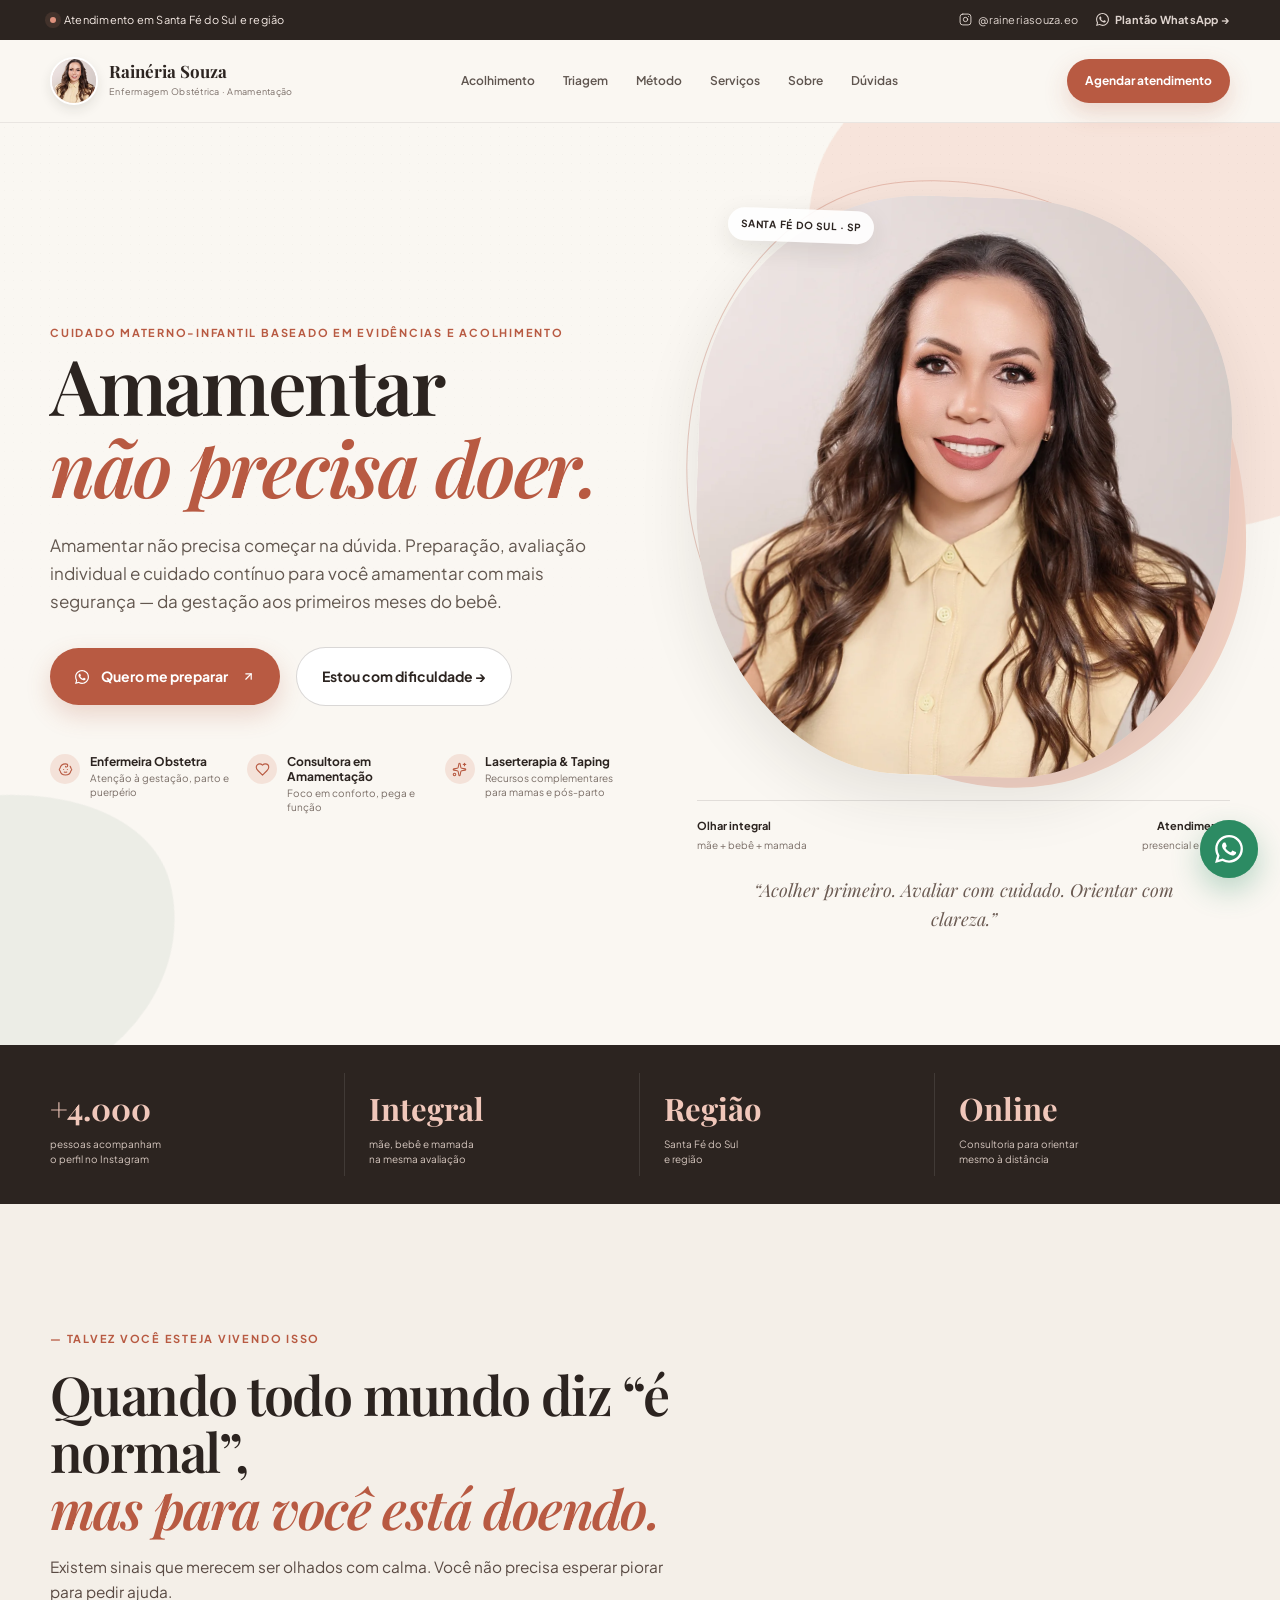
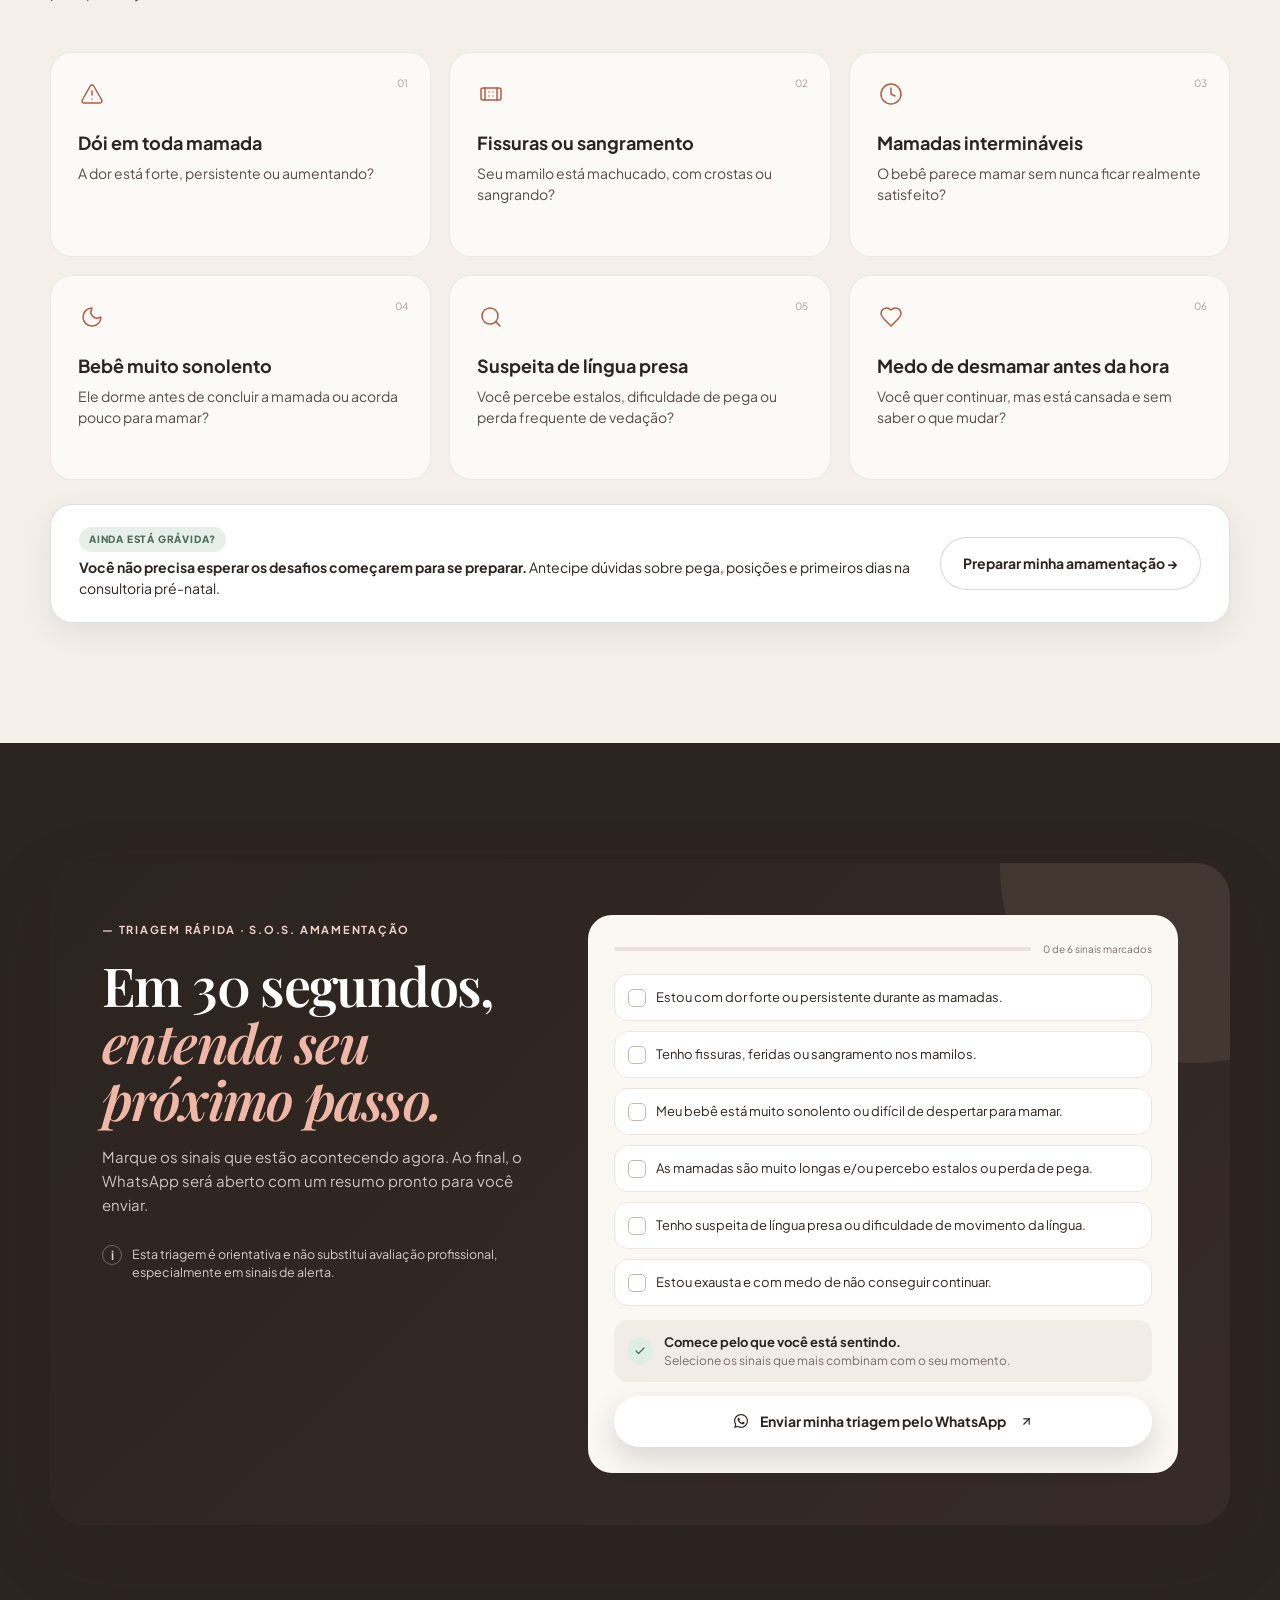
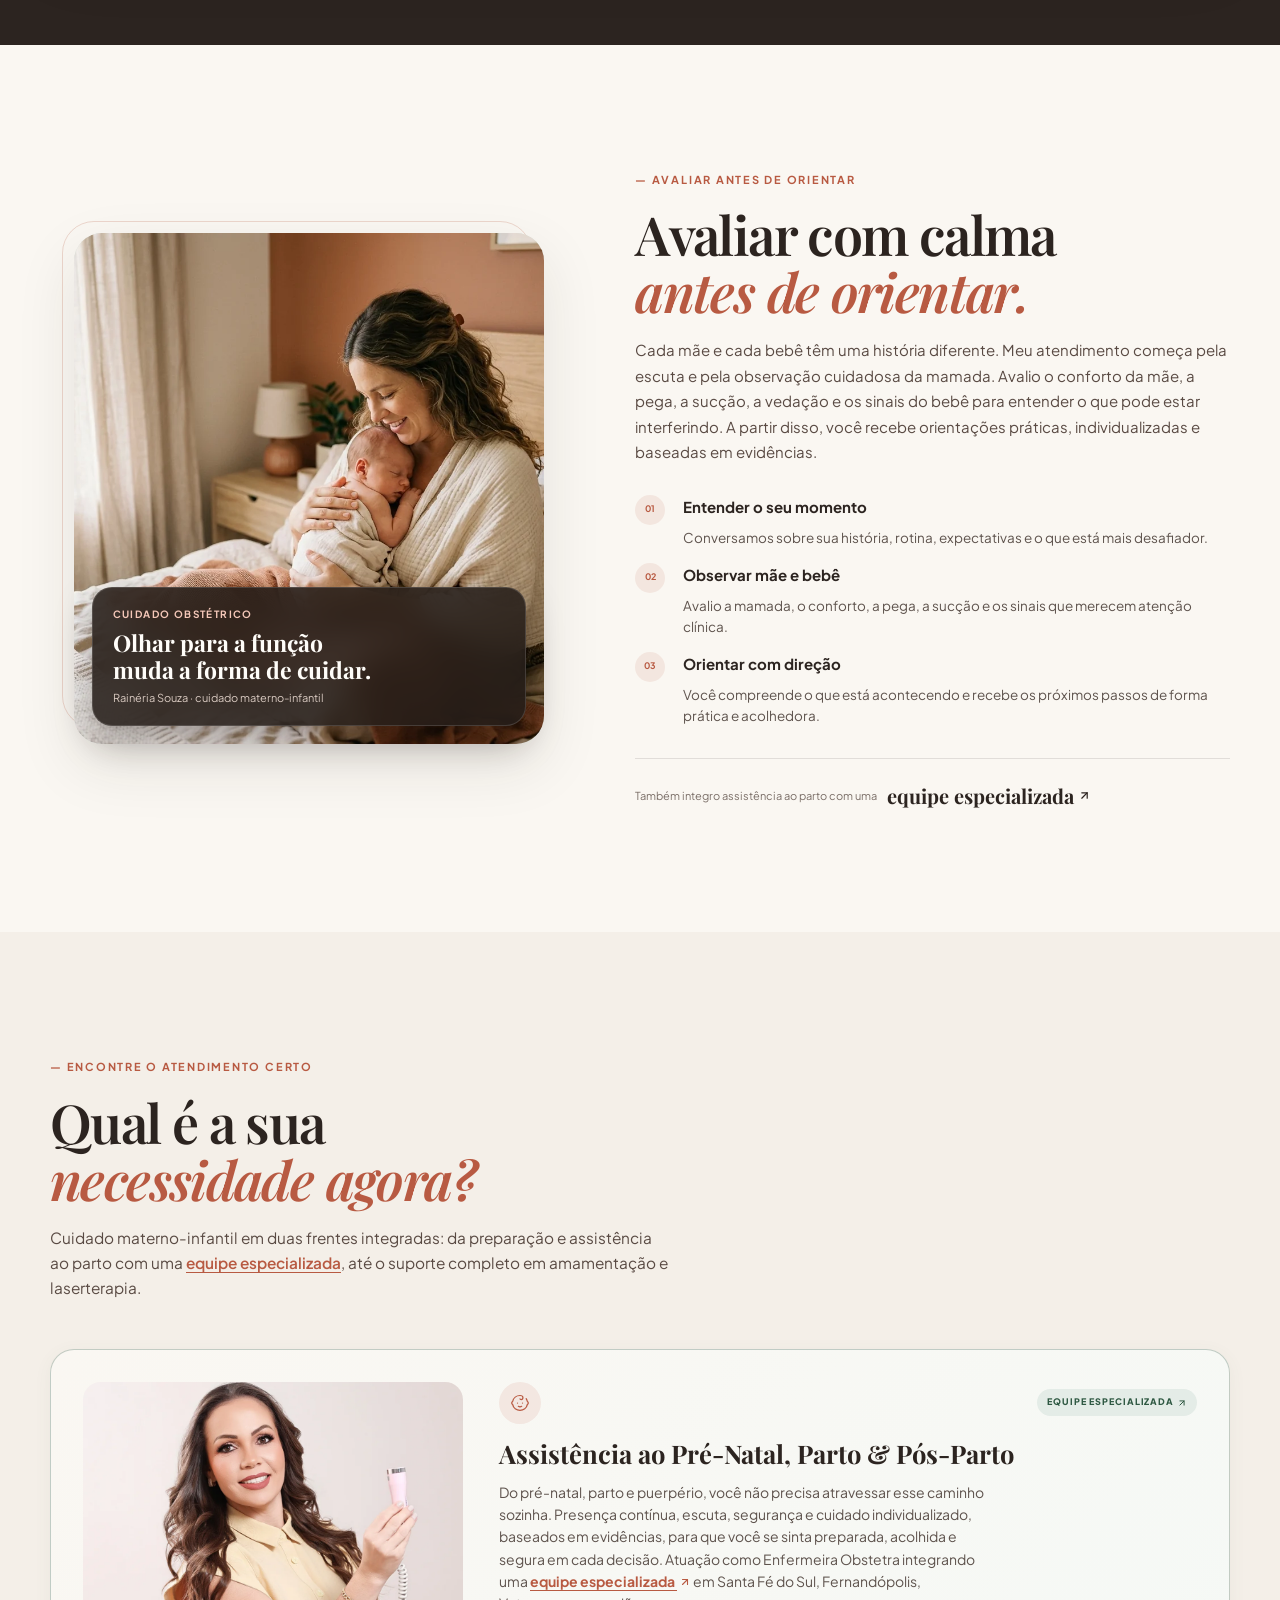
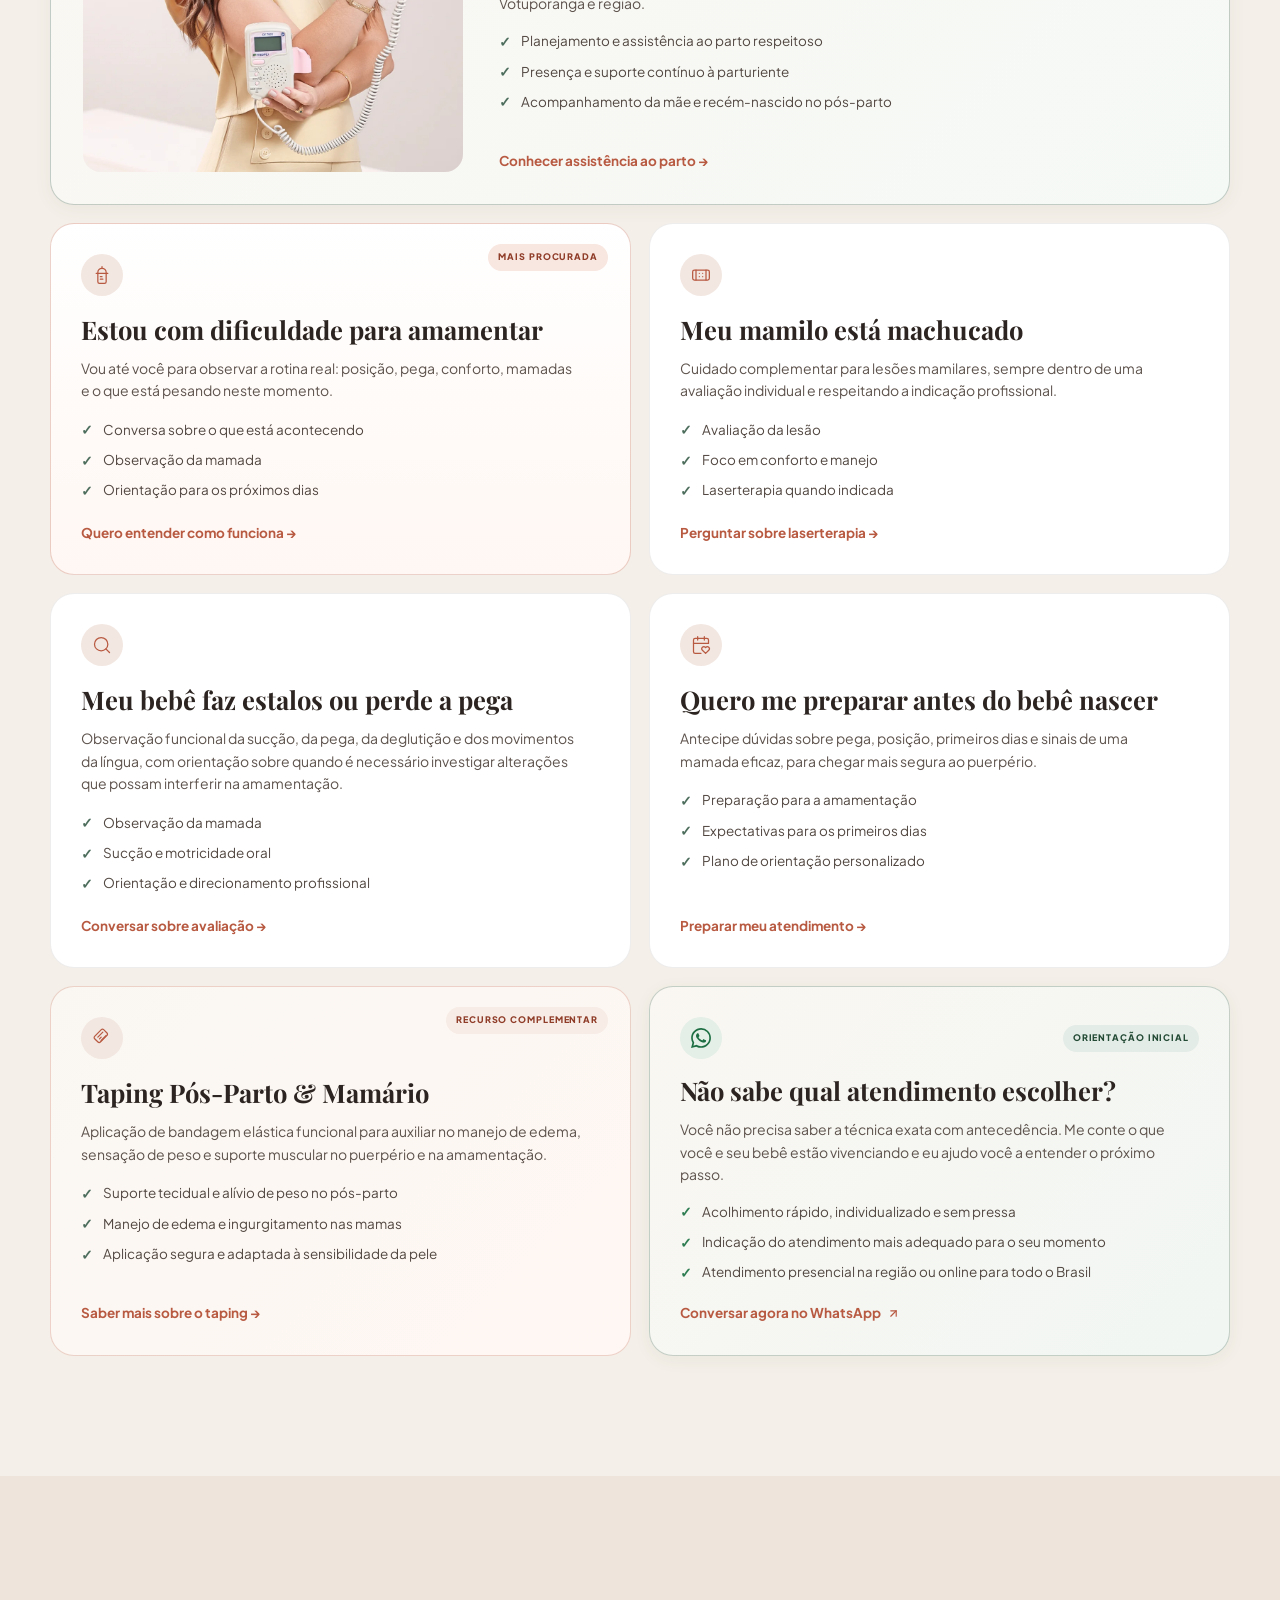
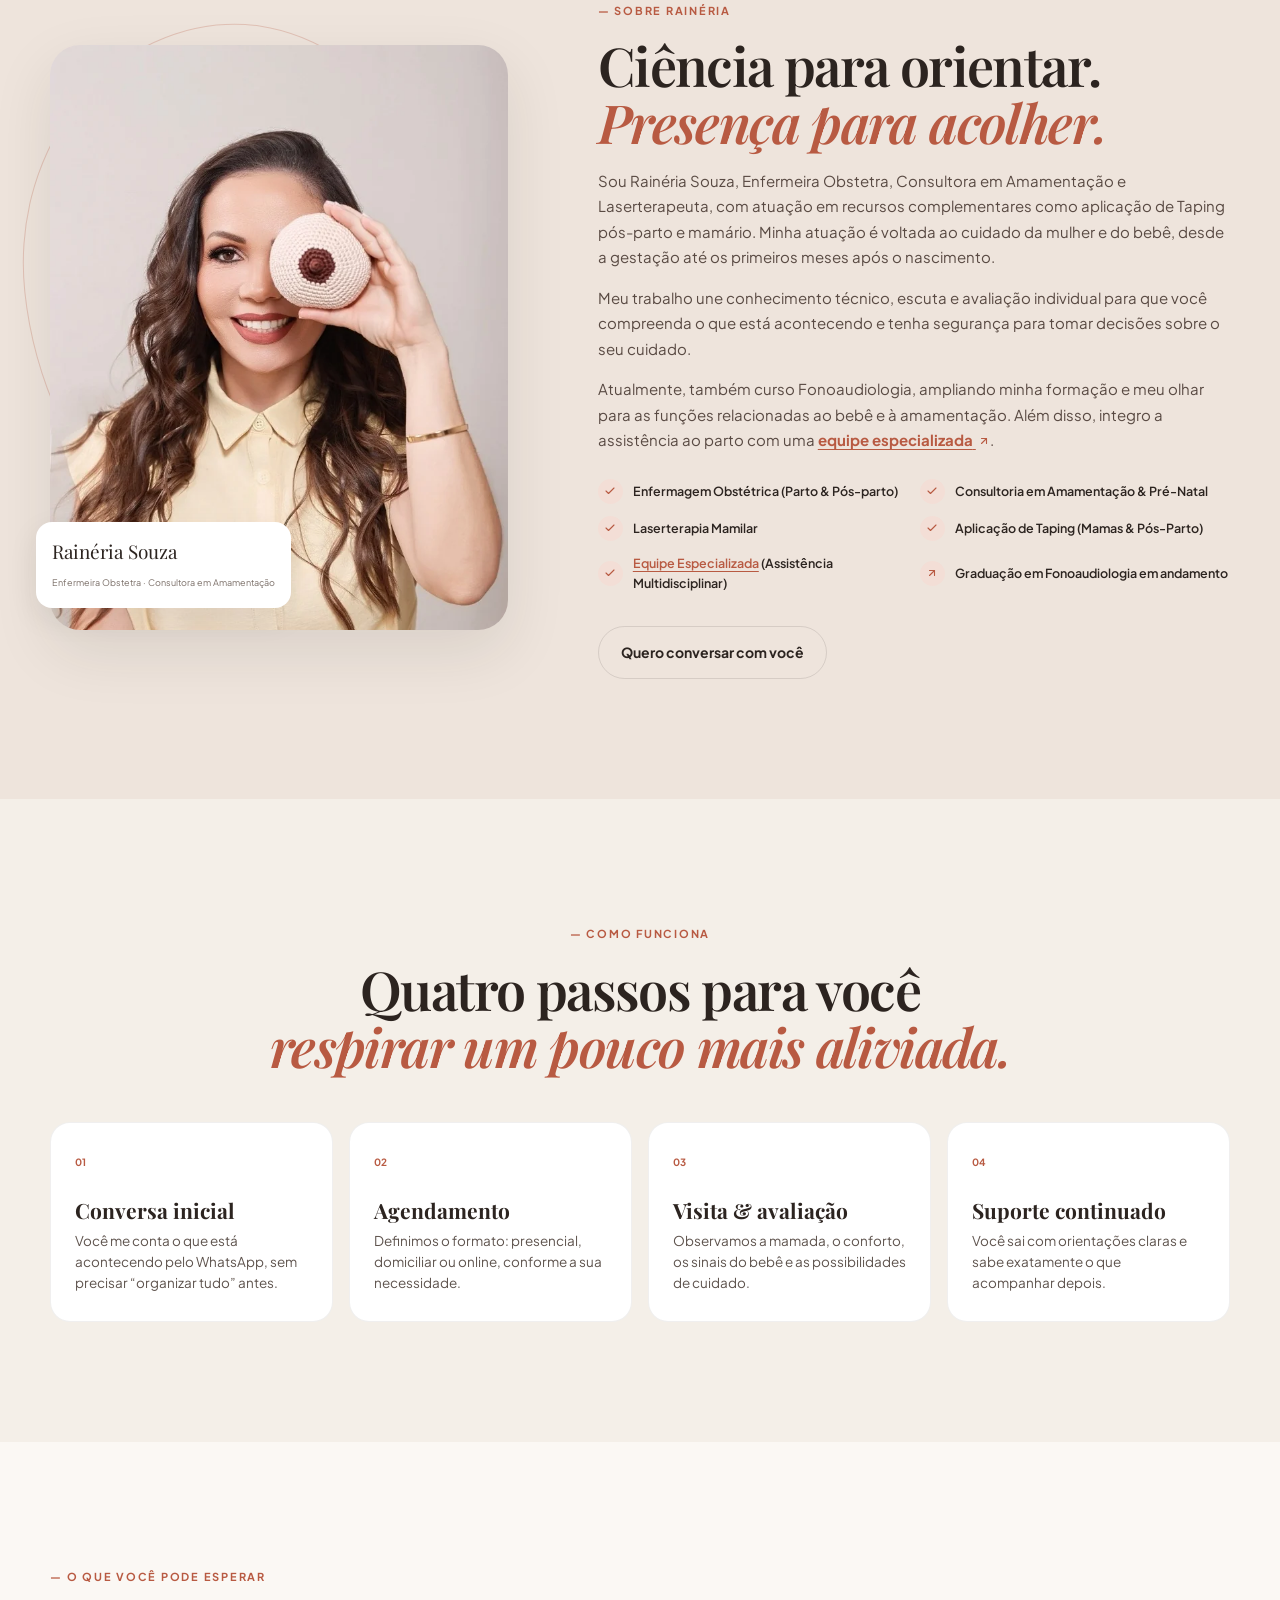
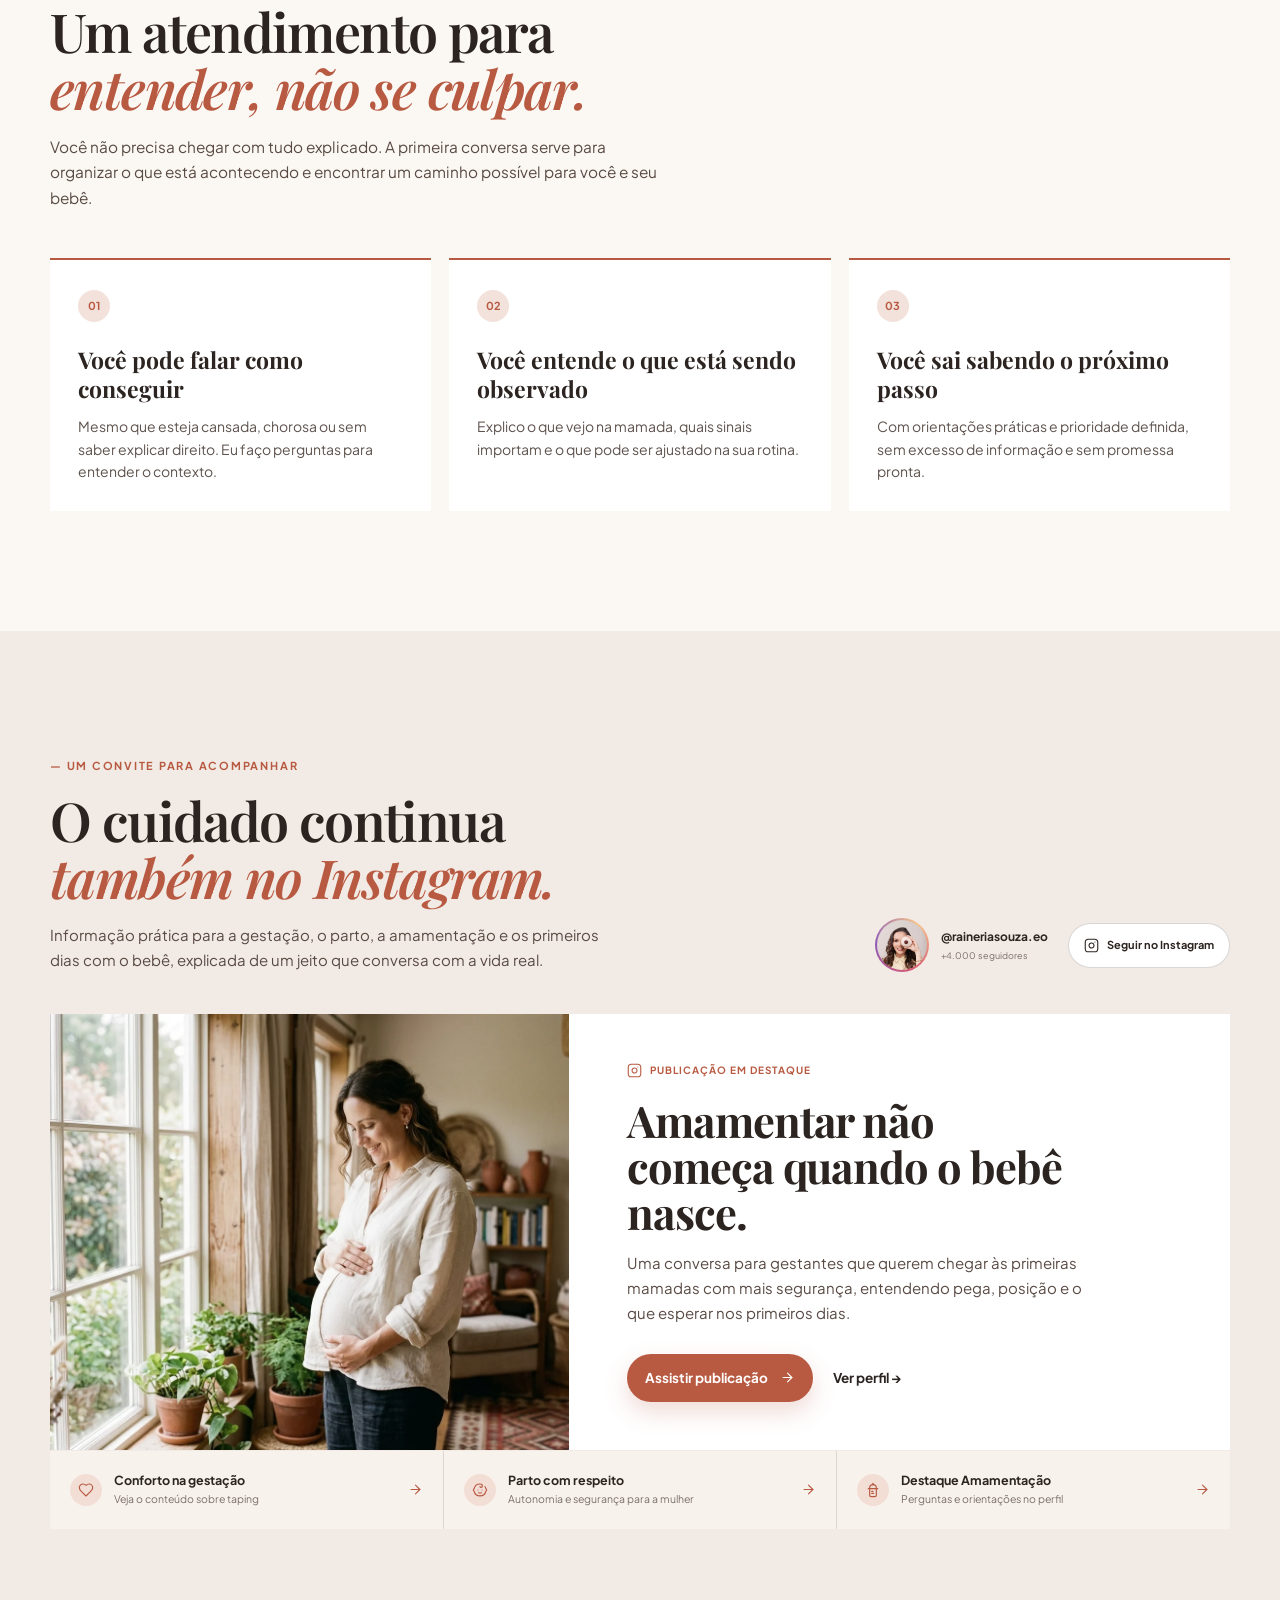
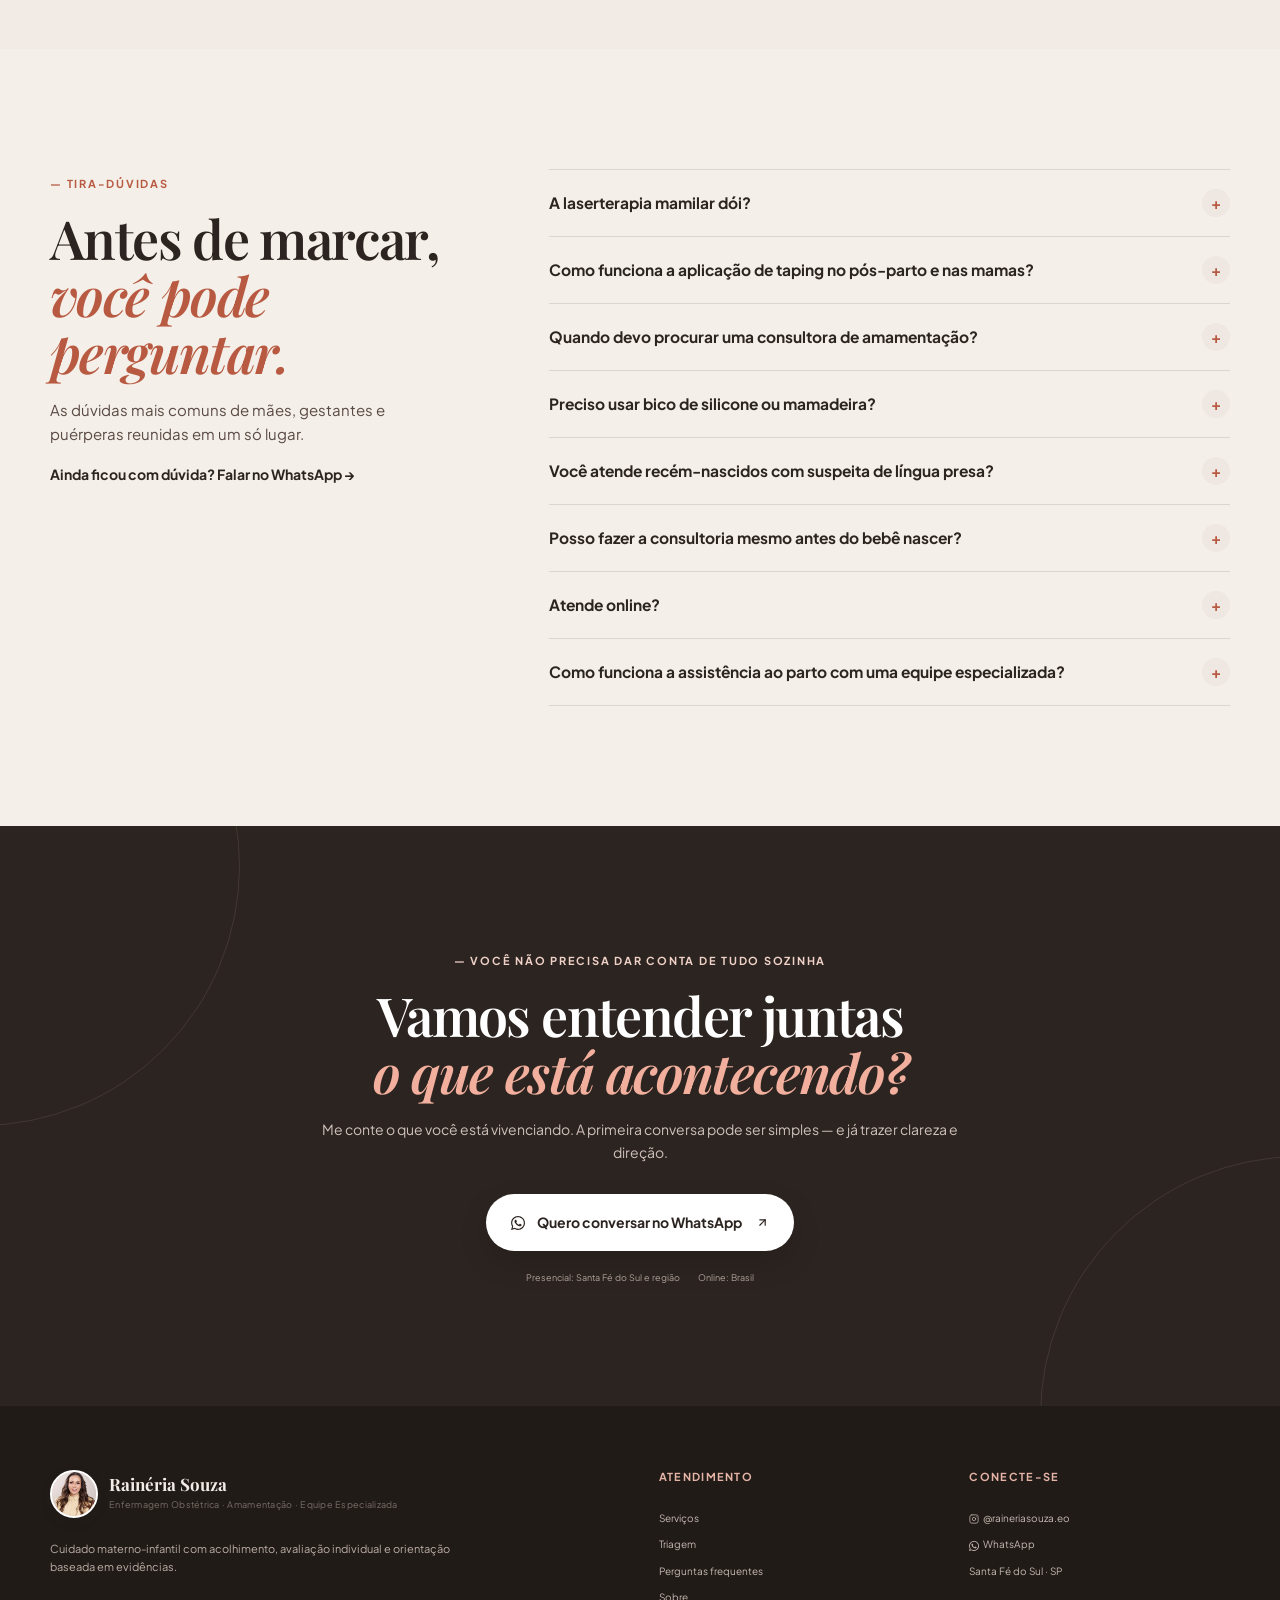
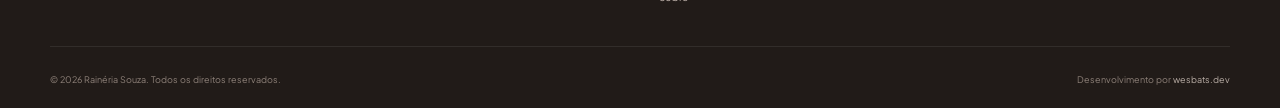
<file: index.html>
<!doctype html>
<html lang="pt-BR">
  <head>
    <meta charset="UTF-8" />
    <meta name="viewport" content="width=device-width, initial-scale=1.0" />
    <meta name="theme-color" content="#2C2420" />
    <meta name="robots" content="index,follow,max-image-preview:large" />
    <meta
      name="description"
      content="Enfermeira obstetra e consultora em amamentação Rainéria Souza. Assistência ao parto respeitoso e laserterapia em Santa Fé do Sul, Fernandópolis, Votuporanga e região."
    />
    <meta
      name="keywords"
      content="enfermeira obstetra em Santa Fé do Sul, enfermeira obstetra em Fernandópolis, enfermeira obstetra em Votuporanga, consultora em amamentação em Santa Fé do Sul, consultora em amamentação na região, parto respeitoso em Santa Fé do Sul, assistência ao parto respeitoso, parto humanizado, laserterapia mamilar, avaliação da pega e sucção, teste da linguinha, taping pós-parto, consultoria pré-natal"
    />
    <meta name="author" content="Rainéria Souza" />
    <link rel="canonical" href="https://raineriasouza.com.br/" />

    <!-- Favicon & Icons para Google Search e Navegadores -->
    <link rel="icon" type="image/x-icon" href="favicon.ico" />
    <link rel="icon" type="image/png" sizes="32x32" href="favicon-32x32.png" />
    <link rel="icon" type="image/png" sizes="192x192" href="favicon.png" />
    <link rel="apple-touch-icon" sizes="180x180" href="apple-touch-icon.png" />

    <!-- Open Graph / WhatsApp / Facebook Link Preview Card -->
    <meta property="og:type" content="website" />
    <meta property="og:locale" content="pt_BR" />
    <meta property="og:site_name" content="Rainéria Souza" />
    <meta property="og:title" content="Rainéria Souza | Amamentar não precisa doer" />
    <meta
      property="og:description"
      content="Consultoria em amamentação, laserterapia mamilar e assistência ao parto respeitoso com uma equipe especializada em Santa Fé do Sul e região."
    />
    <meta property="og:url" content="https://raineriasouza.com.br/" />
    <meta property="og:image" content="https://raineriasouza.com.br/og-image.jpg" />
    <meta property="og:image:secure_url" content="https://raineriasouza.com.br/og-image.jpg" />
    <meta property="og:image:type" content="image/jpeg" />
    <meta property="og:image:width" content="1200" />
    <meta property="og:image:height" content="630" />
    <meta
      property="og:image:alt"
      content="Rainéria Souza - Consultoria em Amamentação, Cuidado Obstétrico e Parto Respeitoso"
    />

    <!-- Twitter Card -->
    <meta name="twitter:card" content="summary_large_image" />
    <meta name="twitter:title" content="Rainéria Souza | Amamentar não precisa doer" />
    <meta
      name="twitter:description"
      content="Consultoria em amamentação, laserterapia mamilar e assistência ao parto respeitoso com uma equipe especializada em Santa Fé do Sul e região."
    />
    <meta name="twitter:image" content="https://raineriasouza.com.br/og-image.jpg" />

    <link rel="preconnect" href="https://fonts.googleapis.com" />
    <link rel="preconnect" href="https://fonts.gstatic.com" crossorigin />
    <link
      href="https://fonts.googleapis.com/css2?family=Playfair+Display:wght@500;600;700&family=Plus+Jakarta+Sans:wght@400;500;600;700&display=swap"
      rel="stylesheet"
    />

    <link rel="stylesheet" href="assets/css/styles.css" />

    <script type="application/ld+json">
      {
        "@context": "https://schema.org",
        "@type": "MedicalBusiness",
        "name": "Rainéria Souza",
        "alternateName": "Rainéria Souza - Cuidado Obstétrico",
        "description": "Enfermeira Obstetra, Consultora em Amamentação e Laserterapeuta, com assistência ao parto respeitoso e atendimento presencial em Santa Fé do Sul e região, além de consultoria online.",
        "image": "https://raineriasouza.com.br/og-image.jpg",
        "logo": "https://raineriasouza.com.br/assets/images/logo.png",
        "url": "https://raineriasouza.com.br/",
        "telephone": "+55 17 99755-7070",
        "priceRange": "$$",
        "address": {
          "@type": "PostalAddress",
          "addressLocality": "Santa Fé do Sul",
          "addressRegion": "SP",
          "addressCountry": "BR"
        },
        "sameAs": ["https://www.instagram.com/raineriasouza.eo/"],
        "areaServed": [
          { "@type": "City", "name": "Santa Fé do Sul", "containedInPlace": { "@type": "State", "name": "São Paulo" } },
          { "@type": "City", "name": "Fernandópolis", "containedInPlace": { "@type": "State", "name": "São Paulo" } },
          { "@type": "City", "name": "Votuporanga", "containedInPlace": { "@type": "State", "name": "São Paulo" } }
        ],
        "medicalSpecialty": ["Obstetrics", "LactationConsultant", "Nursing"],
        "knowsAbout": [
          "Enfermagem Obstétrica",
          "Assistência ao Parto Respeitoso",
          "Consultoria em Amamentação",
          "Manejo da Dor ao Amamentar",
          "Laserterapia Mamilar",
          "Avaliação de Pega e Sucção",
          "Frênulo Lingual e Sucção",
          "Consultoria Pré-Natal",
          "Plano de Parto",
          "Acompanhamento no Puerpério",
          "Equipe Multidisciplinar Especializada",
          "Aplicação de Taping Pós-Parto e Mamário"
        ],
        "availableService": [
          { "@type": "MedicalTherapy", "name": "Consultoria em Amamentação Domiciliar e Online" },
          { "@type": "MedicalTherapy", "name": "Laserterapia Mamilar para Fissuras" },
          { "@type": "MedicalTherapy", "name": "Avaliação Funcional da Sucção e Frênulo" },
          { "@type": "MedicalTherapy", "name": "Consultoria Pré-Natal de Amamentação" },
          { "@type": "MedicalTherapy", "name": "Assistência ao Parto e Pós-Parto com Equipe Especializada" },
          { "@type": "MedicalTherapy", "name": "Aplicação de Taping no Pós-Parto e Mamas" }
        ]
      }
    </script>

    <script type="application/ld+json" id="faq-schema">
      {
        "@context": "https://schema.org",
        "@type": "FAQPage",
        "mainEntity": []
      }
    </script>

    <title>Rainéria Souza | Consultoria em Amamentação &amp; Parto Respeitoso</title>
  </head>

  <body>
    <svg class="svg-sprite" aria-hidden="true" focusable="false">
      <symbol id="icon-whatsapp" viewBox="0 0 24 24">
        <path
          fill="currentColor"
          stroke="none"
          d="M17.47 14.38c-.3-.15-1.76-.87-2.03-.97-.27-.1-.47-.15-.67.15-.2.3-.77.97-.94 1.16-.17.2-.35.22-.64.08-.3-.15-1.26-.46-2.39-1.48-.88-.79-1.48-1.76-1.65-2.06-.17-.3-.02-.46.13-.6.13-.14.3-.35.45-.52.15-.18.2-.3.3-.5.1-.2.05-.37-.03-.52-.07-.15-.67-1.61-.91-2.2-.24-.59-.49-.5-.67-.52-.17 0-.37-.01-.57-.01s-.52.07-.79.37c-.27.3-1.04 1.02-1.04 2.48s1.06 2.88 1.21 3.07c.15.2 2.1 3.2 5.08 4.49.71.3 1.26.49 1.69.62.71.23 1.36.2 1.87.12.57-.08 1.76-.72 2.01-1.41.25-.7.25-1.29.17-1.42-.07-.12-.27-.2-.57-.35m-5.42 7.4h-.01a9.87 9.87 0 0 1-5.03-1.38l-.36-.21-3.74.98 1-3.65-.24-.37a9.86 9.86 0 0 1-1.51-5.26c0-5.45 4.44-9.88 9.89-9.88 2.64 0 5.12 1.03 6.99 2.9a9.82 9.82 0 0 1 2.89 6.99c0 5.45-4.44 9.88-9.88 9.88m8.41-18.3A11.82 11.82 0 0 0 12.05 0C5.5 0 .16 5.34.16 11.89c0 2.1.55 4.14 1.59 5.95L.06 24l6.3-1.65a11.88 11.88 0 0 0 5.69 1.45h0c6.55 0 11.89-5.34 11.89-11.89 0-3.18-1.24-6.16-3.48-8.41Z"
        />
      </symbol>
      <symbol id="icon-mother" viewBox="0 0 24 24">
        <path d="M10 16c.5.3 1.2.5 2 .5s1.5-.2 2-.5" />
        <path d="M15 12h.01" />
        <path
          d="M19.38 6.813A9 9 0 0 1 20.8 10.2a2 2 0 0 1 0 3.6 9 9 0 0 1-17.6 0 2 2 0 0 1 0-3.6A9 9 0 0 1 12 3c2 0 3.5 1.1 3.5 2.5s-.9 2.5-2 2.5c-.8 0-1.5-.4-1.5-1"
        />
        <path d="M9 12h.01" />
      </symbol>
      <symbol id="icon-heart" viewBox="0 0 24 24">
        <path
          d="M19 14c1.49-1.46 3-3.21 3-5.5A5.5 5.5 0 0 0 16.5 3c-1.76 0-3 .5-4.5 2-1.5-1.5-2.74-2-4.5-2A5.5 5.5 0 0 0 2 8.5c0 2.3 1.5 4.05 3 5.5l7 7Z"
        />
      </symbol>
      <symbol id="icon-laser" viewBox="0 0 24 24">
        <path
          d="M11.017 2.814a1 1 0 0 1 1.966 0l1.051 5.558a2 2 0 0 0 1.594 1.594l5.558 1.051a1 1 0 0 1 0 1.966l-5.558 1.051a2 2 0 0 0-1.594 1.594l-1.051 5.558a1 1 0 0 1-1.966 0l-1.051-5.558a2 2 0 0 0-1.594-1.594l-5.558-1.051a1 1 0 0 1 0-1.966l5.558-1.051a2 2 0 0 0 1.594-1.594z"
        />
        <path d="M20 2v4" />
        <path d="M22 4h-4" />
        <circle cx="4" cy="20" r="2" />
      </symbol>
      <symbol id="icon-alert" viewBox="0 0 24 24">
        <path d="m21.73 18-8-14a2 2 0 0 0-3.48 0l-8 14A2 2 0 0 0 4 21h16a2 2 0 0 0 1.73-3" />
        <path d="M12 9v4" />
        <path d="M12 17h.01" />
      </symbol>
      <symbol id="icon-wound" viewBox="0 0 24 24">
        <path d="M10 10.01h.01" />
        <path d="M10 14.01h.01" />
        <path d="M14 10.01h.01" />
        <path d="M14 14.01h.01" />
        <path d="M18 6v12" />
        <path d="M6 6v12" />
        <rect x="2" y="6" width="20" height="12" rx="2" />
      </symbol>
      <symbol id="icon-clock" viewBox="0 0 24 24">
        <circle cx="12" cy="12" r="10" />
        <path d="M12 6v6l4 2" />
      </symbol>
      <symbol id="icon-moon" viewBox="0 0 24 24">
        <path
          d="M20.985 12.486a9 9 0 1 1-9.473-9.472c.405-.022.617.46.402.803a6 6 0 0 0 8.268 8.268c.344-.215.825-.004.803.401"
        />
      </symbol>
      <symbol id="icon-search" viewBox="0 0 24 24">
        <circle cx="11" cy="11" r="8" />
        <line x1="21" y1="21" x2="16.65" y2="16.65" />
      </symbol>
      <symbol id="icon-function" viewBox="0 0 24 24">
        <path
          d="M22 12h-2.48a2 2 0 0 0-1.93 1.46l-2.35 8.36a.25.25 0 0 1-.48 0L9.24 2.18a.25.25 0 0 0-.48 0l-2.35 8.36A2 2 0 0 1 4.49 12H2"
        />
      </symbol>
      <symbol id="icon-home" viewBox="0 0 24 24">
        <path d="M15 21v-8a1 1 0 0 0-1-1h-4a1 1 0 0 0-1 1v8" />
        <path
          d="M3 10a2 2 0 0 1 .709-1.528l7-6a2 2 0 0 1 2.582 0l7 6A2 2 0 0 1 21 10v9a2 2 0 0 1-2 2H5a2 2 0 0 1-2-2z"
        />
      </symbol>
      <symbol id="icon-prenatal" viewBox="0 0 24 24">
        <path d="M21 10V6a2 2 0 0 0-2-2H5a2 2 0 0 0-2 2v14c0 1.1.9 2 2 2h7" />
        <path d="M8 2v4" />
        <path d="M16 2v4" />
        <path d="M3 10h18" />
        <path
          d="M21.29 14.7a2.43 2.43 0 0 0-2.65-.52c-.3.12-.57.3-.8.53l-.34.34-.35-.34a2.43 2.43 0 0 0-2.65-.53c-.3.12-.56.3-.79.53-1 1-1 2.6 0 3.6l3.79 3.8 3.78-3.8c1-1 1-2.6.01-3.61Z"
        />
      </symbol>
      <symbol id="icon-message" viewBox="0 0 24 24">
        <path
          d="M2.992 16.342a2 2 0 0 1 .094 1.167l-1.065 3.29a1 1 0 0 0 1.236 1.168l3.413-.998a2 2 0 0 1 1.099.092 10 10 0 1 0-4.777-4.719"
        />
      </symbol>
      <symbol id="icon-instagram" viewBox="0 0 24 24">
        <rect width="20" height="20" x="2" y="2" rx="5" ry="5" />
        <path d="M16 11.37A4 4 0 1 1 12.63 8 4 4 0 0 1 16 11.37z" />
        <line x1="17.5" x2="17.51" y1="6.5" y2="6.5" />
      </symbol>
      <symbol id="icon-arrow" viewBox="0 0 24 24">
        <path d="M5 12h14" />
        <path d="m12 5 7 7-7 7" />
      </symbol>
      <symbol id="icon-bottle" viewBox="0 0 24 24">
        <path d="M5 10h14" />
        <path d="M12 2v2" />
        <path d="M12 4a5 5 0 0 1 5 5v11a2 2 0 0 1-2 2h-6a2 2 0 0 1-2-2v-11a5 5 0 0 1 5-5" />
        <path d="M10 14h2" />
        <path d="M10 17h3" />
      </symbol>
      <symbol id="icon-check" viewBox="0 0 24 24">
        <polyline points="20 6 9 17 4 12" />
      </symbol>
      <symbol id="icon-arrow-up-right" viewBox="0 0 24 24">
        <line x1="7" y1="17" x2="17" y2="7" />
        <polyline points="7 7 17 7 17 17" />
      </symbol>
      <symbol id="icon-tape" viewBox="0 0 24 24">
        <path d="m18 6-4-4a2 2 0 0 0-2.83 0l-8 8a2 2 0 0 0 0 2.83l4 4a2 2 0 0 0 2.83 0l8-8A2 2 0 0 0 18 6Z" />
        <path d="M7 11l6-6" />
        <path d="M11 15l6-6" />
        <path d="M9 13l2-2" />
      </symbol>
    </svg>
    <div class="topbar">
      <div class="container topbar-inner">
        <div class="topbar-location">
          <span class="topbar-dot" aria-hidden="true"></span>
          Atendimento em Santa Fé do Sul e região
        </div>
        <div class="topbar-links">
          <a
            class="topbar-instagram"
            href="https://www.instagram.com/raineriasouza.eo/"
            target="_blank"
            rel="noopener noreferrer"
            ><svg class="icon icon-ig" aria-hidden="true"><use href="#icon-instagram"></use></svg> @raineriasouza.eo</a
          >
          <a
            class="topbar-whatsapp"
            href="https://wa.me/5517997557070?text=Ol%C3%A1%2C%20Rain%C3%A9ria!%20Gostaria%20de%20saber%20sobre%20os%20atendimentos."
            target="_blank"
            rel="noopener noreferrer"
            ><svg class="icon icon-wa" aria-hidden="true"><use href="#icon-whatsapp"></use></svg> Plantão WhatsApp →</a
          >
        </div>
      </div>
    </div>

    <header class="site-header">
      <div class="container nav-wrap">
        <a class="brand" href="#inicio" aria-label="Rainéria Souza — início">
          <span class="brand-photo">
            <img
              src="assets/images/raineria-retrato.webp"
              alt="Rainéria Souza"
              width="48"
              height="48"
              decoding="async"
            />
          </span>
          <span class="brand-copy">
            <strong>Rainéria Souza</strong>
            <small>Enfermagem Obstétrica · Amamentação</small>
          </span>
        </a>

        <nav class="desktop-nav" aria-label="Navegação principal">
          <a href="#dor">Acolhimento</a>
          <a href="#sos">Triagem</a>
          <a href="#metodo">Método</a>
          <a href="#servicos">Serviços</a>
          <a href="#sobre">Sobre</a>
          <a href="#faq">Dúvidas</a>
        </nav>

        <a
          class="btn btn-primary nav-cta"
          data-wa-message="Olá, Rainéria! Vim pelo site e gostaria de agendar um atendimento."
          href="https://wa.me/5517997557070"
          target="_blank"
          rel="noopener noreferrer"
          >Agendar atendimento</a
        >

        <button
          class="mobile-menu-toggle"
          type="button"
          aria-expanded="false"
          aria-controls="mobile-nav"
          aria-label="Abrir menu"
        >
          <span></span><span></span><span></span>
        </button>
      </div>

      <div class="mobile-nav" id="mobile-nav">
        <div class="container">
          <a href="#dor">Acolhimento</a>
          <a href="#sos">Triagem</a>
          <a href="#metodo">Método</a>
          <a href="#servicos">Serviços</a>
          <a href="#sobre">Sobre Rainéria</a>
          <a href="#instagram">Instagram</a>
          <a href="#faq">Dúvidas</a>
        </div>
      </div>
    </header>

    <main id="inicio">
      <section class="hero section">
        <div class="hero-blob hero-blob-one" aria-hidden="true"></div>
        <div class="hero-blob hero-blob-two" aria-hidden="true"></div>
        <div class="hero-grain" aria-hidden="true"></div>

        <div class="container hero-grid">
          <div class="hero-copy reveal">
            <span class="eyebrow">Cuidado materno-infantil baseado em evidências e acolhimento</span>
            <h1>Amamentar<br /><em>não precisa doer.</em></h1>
            <p class="hero-lead">
              Amamentar não precisa começar na dúvida. Preparação, avaliação individual e cuidado contínuo para você
              amamentar com mais segurança — da gestação aos primeiros meses do bebê.
            </p>

            <div class="hero-actions">
              <a
                class="btn btn-primary btn-large"
                data-wa-message="Olá, Rainéria! Estou grávida e gostaria de me preparar para a amamentação com uma consultoria pré-natal."
                href="https://wa.me/5517997557070"
                target="_blank"
                rel="noopener noreferrer"
                ><svg class="icon icon-wa" aria-hidden="true"><use href="#icon-whatsapp"></use></svg> Quero me preparar
                <svg class="icon icon-btn-arrow" aria-hidden="true"><use href="#icon-arrow-up-right"></use></svg
              ></a>
              <a class="btn btn-outline-dark btn-large" href="#sos">Estou com dificuldade →</a>
            </div>

            <div class="credential-strip">
              <div class="credential">
                <span class="credential-icon" aria-hidden="true"
                  ><svg class="icon"><use href="#icon-mother"></use></svg
                ></span>
                <div><strong>Enfermeira Obstetra</strong><small>Atenção à gestação, parto e puerpério</small></div>
              </div>
              <div class="credential">
                <span class="credential-icon" aria-hidden="true"
                  ><svg class="icon"><use href="#icon-heart"></use></svg
                ></span>
                <div><strong>Consultora em Amamentação</strong><small>Foco em conforto, pega e função</small></div>
              </div>
              <div class="credential">
                <span class="credential-icon" aria-hidden="true"
                  ><svg class="icon"><use href="#icon-laser"></use></svg
                ></span>
                <div>
                  <strong>Laserterapia &amp; Taping</strong
                  ><small>Recursos complementares para mamas e pós-parto</small>
                </div>
              </div>
            </div>
          </div>

          <div class="hero-visual reveal reveal-delay">
            <div class="hero-photo-frame">
              <span class="hero-kicker">Santa Fé do Sul · SP</span>
              <img
                src="assets/images/raineria-retrato.webp"
                alt="Rainéria Souza em retrato profissional"
                width="540"
                height="540"
                fetchpriority="high"
                decoding="async"
              />
            </div>
            <div class="hero-visual-meta" aria-label="Formatos de atendimento">
              <span><strong>Olhar integral</strong> mãe + bebê + mamada</span>
              <span><strong>Atendimento</strong> presencial e online</span>
            </div>
            <p class="visual-caption">“Acolher primeiro. Avaliar com cuidado. Orientar com clareza.”</p>
          </div>
        </div>
      </section>

      <section class="trust-band">
        <div class="container trust-grid">
          <div>
            <strong>+4.000</strong><span>pessoas acompanham<br />o perfil no Instagram</span>
          </div>
          <div>
            <strong>Integral</strong><span>mãe, bebê e mamada<br />na mesma avaliação</span>
          </div>
          <div>
            <strong>Região</strong><span>Santa Fé do Sul <br />e região</span>
          </div>
          <div>
            <strong>Online</strong><span>Consultoria para orientar<br />mesmo à distância</span>
          </div>
        </div>
      </section>

      <section class="section soft" id="dor">
        <div class="container">
          <div class="section-head reveal">
            <span class="eyebrow">— Talvez você esteja vivendo isso</span>
            <h2>Quando todo mundo diz “é normal”,<br /><em>mas para você está doendo.</em></h2>
            <p>Existem sinais que merecem ser olhados com calma. Você não precisa esperar piorar para pedir ajuda.</p>
          </div>

          <div class="pain-grid">
            <article class="pain-card reveal">
              <span class="pain-number">01</span
              ><span class="pain-icon" aria-hidden="true"
                ><svg class="icon"><use href="#icon-alert"></use></svg
              ></span>
              <h3>Dói em toda mamada</h3>
              <p>A dor está forte, persistente ou aumentando?</p>
            </article>
            <article class="pain-card reveal reveal-delay">
              <span class="pain-number">02</span
              ><span class="pain-icon" aria-hidden="true"
                ><svg class="icon"><use href="#icon-wound"></use></svg
              ></span>
              <h3>Fissuras ou sangramento</h3>
              <p>Seu mamilo está machucado, com crostas ou sangrando?</p>
            </article>
            <article class="pain-card reveal">
              <span class="pain-number">03</span
              ><span class="pain-icon" aria-hidden="true"
                ><svg class="icon"><use href="#icon-clock"></use></svg
              ></span>
              <h3>Mamadas intermináveis</h3>
              <p>O bebê parece mamar sem nunca ficar realmente satisfeito?</p>
            </article>
            <article class="pain-card reveal reveal-delay">
              <span class="pain-number">04</span
              ><span class="pain-icon" aria-hidden="true"
                ><svg class="icon"><use href="#icon-moon"></use></svg
              ></span>
              <h3>Bebê muito sonolento</h3>
              <p>Ele dorme antes de concluir a mamada ou acorda pouco para mamar?</p>
            </article>
            <article class="pain-card reveal">
              <span class="pain-number">05</span
              ><span class="pain-icon" aria-hidden="true"
                ><svg class="icon"><use href="#icon-search"></use></svg
              ></span>
              <h3>Suspeita de língua presa</h3>
              <p>Você percebe estalos, dificuldade de pega ou perda frequente de vedação?</p>
            </article>
            <article class="pain-card reveal reveal-delay">
              <span class="pain-number">06</span
              ><span class="pain-icon" aria-hidden="true"
                ><svg class="icon"><use href="#icon-heart"></use></svg
              ></span>
              <h3>Medo de desmamar antes da hora</h3>
              <p>Você quer continuar, mas está cansada e sem saber o que mudar?</p>
            </article>
          </div>

          <div class="pain-gestante-strip reveal">
            <div class="pain-gestante-content">
              <span class="pain-gestante-tag">Ainda está grávida?</span>
              <p>
                <strong>Você não precisa esperar os desafios começarem para se preparar.</strong> Antecipe dúvidas sobre
                pega, posições e primeiros dias na consultoria pré-natal.
              </p>
            </div>
            <a
              class="btn btn-outline-dark"
              data-wa-message="Olá, Rainéria! Estou grávida e gostaria de entender como funciona a consultoria pré-natal de amamentação."
              href="https://wa.me/5517997557070"
              target="_blank"
              rel="noopener noreferrer"
              >Preparar minha amamentação →</a
            >
          </div>
        </div>
      </section>

      <section class="section sos-section" id="sos">
        <div class="container">
          <div class="sos-shell reveal">
            <div class="sos-copy">
              <span class="eyebrow eyebrow-light">— Triagem Rápida · S.O.S. Amamentação</span>
              <h2>Em 30 segundos,<br /><em>entenda seu próximo passo.</em></h2>
              <p>
                Marque os sinais que estão acontecendo agora. Ao final, o WhatsApp será aberto com um resumo pronto para
                você enviar.
              </p>
              <div class="sos-note">
                <span>i</span
                ><span
                  >Esta triagem é orientativa e não substitui avaliação profissional, especialmente em sinais de
                  alerta.</span
                >
              </div>
            </div>

            <div class="sos-tool">
              <div class="sos-progress">
                <div><span id="sos-progress-bar"></span></div>
                <small><span id="sos-count">0</span> de 6 sinais marcados</small>
              </div>

              <div class="checklist" id="sos-checklist">
                <label class="check-row">
                  <input type="checkbox" value="dor forte ou persistente ao amamentar" />
                  <span class="check-box" aria-hidden="true"></span
                  ><span>Estou com dor forte ou persistente durante as mamadas.</span>
                </label>
                <label class="check-row">
                  <input type="checkbox" value="fissuras, feridas ou sangramento nos mamilos" />
                  <span class="check-box" aria-hidden="true"></span
                  ><span>Tenho fissuras, feridas ou sangramento nos mamilos.</span>
                </label>
                <label class="check-row">
                  <input type="checkbox" value="bebê muito sonolento ou difícil de despertar para mamar" />
                  <span class="check-box" aria-hidden="true"></span
                  ><span>Meu bebê está muito sonolento ou difícil de despertar para mamar.</span>
                </label>
                <label class="check-row">
                  <input type="checkbox" value="mamadas muito longas, estalos ou pega que escapa" />
                  <span class="check-box" aria-hidden="true"></span
                  ><span>As mamadas são muito longas e/ou percebo estalos ou perda de pega.</span>
                </label>
                <label class="check-row">
                  <input type="checkbox" value="suspeita de língua presa ou dificuldade de movimentação da língua" />
                  <span class="check-box" aria-hidden="true"></span
                  ><span>Tenho suspeita de língua presa ou dificuldade de movimento da língua.</span>
                </label>
                <label class="check-row">
                  <input type="checkbox" value="cansaço e medo de não conseguir continuar amamentando" />
                  <span class="check-box" aria-hidden="true"></span
                  ><span>Estou exausta e com medo de não conseguir continuar.</span>
                </label>
              </div>

              <div class="sos-result" id="sos-result" aria-live="polite">
                <div class="result-icon">
                  <svg class="icon" aria-hidden="true" style="width: 12px; height: 12px; stroke-width: 2.4">
                    <use href="#icon-check"></use>
                  </svg>
                </div>
                <div>
                  <strong id="sos-priority">Vamos entender juntas.</strong
                  ><span id="sos-result-text">Marque pelo menos um sinal para gerar sua mensagem.</span>
                </div>
              </div>

              <a
                class="btn btn-light btn-full"
                id="sos-whatsapp"
                href="https://wa.me/5517997557070"
                target="_blank"
                rel="noopener noreferrer"
                ><svg class="icon icon-wa" aria-hidden="true"><use href="#icon-whatsapp"></use></svg> Enviar minha
                triagem pelo WhatsApp
                <svg class="icon icon-btn-arrow" aria-hidden="true"><use href="#icon-arrow-up-right"></use></svg
              ></a>
            </div>
          </div>
        </div>
      </section>

      <section class="section" id="metodo">
        <div class="container method-grid">
          <div class="method-visual reveal">
            <div class="method-card">
              <div class="method-card-frame">
                <img
                  class="method-card-image"
                  src="assets/images/metodo-care.webp"
                  alt="Mãe acolhendo bebê recém-nascido em momento de cuidado e amamentação"
                  width="470"
                  height="510"
                  loading="lazy"
                  decoding="async"
                />
              </div>
              <div class="method-info-badge">
                <span class="method-badge-kicker">Cuidado Obstétrico</span>
                <h3 class="method-badge-title">Olhar para a função muda a forma de cuidar.</h3>
                <p class="method-badge-author">Rainéria Souza · cuidado materno-infantil</p>
              </div>
            </div>
          </div>

          <div class="method-copy reveal">
            <span class="eyebrow">— Avaliar antes de orientar</span>
            <h2>Avaliar com calma<br /><em>antes de orientar.</em></h2>
            <p>
              Cada mãe e cada bebê têm uma história diferente. Meu atendimento começa pela escuta e pela observação
              cuidadosa da mamada. Avalio o conforto da mãe, a pega, a sucção, a vedação e os sinais do bebê para
              entender o que pode estar interferindo. A partir disso, você recebe orientações práticas, individualizadas
              e baseadas em evidências.
            </p>
            <div class="method-points">
              <div>
                <span>01</span><strong>Entender o seu momento</strong>
                <p>Conversamos sobre sua história, rotina, expectativas e o que está mais desafiador.</p>
              </div>
              <div>
                <span>02</span><strong>Observar mãe e bebê</strong>
                <p>Avalio a mamada, o conforto, a pega, a sucção e os sinais que merecem atenção clínica.</p>
              </div>
              <div>
                <span>03</span><strong>Orientar com direção</strong>
                <p>Você compreende o que está acontecendo e recebe os próximos passos de forma prática e acolhedora.</p>
              </div>
            </div>
            <div class="project-signature">
              <span>Também integro assistência ao parto com uma</span>
              <a
                href="https://www.instagram.com/p/DcjH_BTHHcm/?img_index=1&amp;stkn=NzV2cDVhZG9qN3ps"
                target="_blank"
                rel="noopener noreferrer"
                class="partner-link"
                title="Ver no Instagram a importância da equipe especializada"
                ><strong>equipe especializada</strong>
                <svg class="icon icon-partner-arrow" aria-hidden="true"><use href="#icon-arrow-up-right"></use></svg
              ></a>
            </div>
          </div>
        </div>
      </section>

      <section class="section soft" id="servicos">
        <div class="container">
          <div class="section-head reveal">
            <span class="eyebrow">— Encontre o atendimento certo</span>
            <h2>Qual é a sua<br /><em>necessidade agora?</em></h2>
            <p>
              Cuidado materno-infantil em duas frentes integradas: da preparação e assistência ao parto com uma
              <a
                href="https://www.instagram.com/p/DcjH_BTHHcm/?img_index=1&amp;stkn=NzV2cDVhZG9qN3ps"
                target="_blank"
                rel="noopener noreferrer"
                class="text-link-inline"
                title="Ver post sobre a importância da equipe especializada"
                >equipe especializada</a
              >, até o suporte completo em amamentação e laserterapia.
            </p>
          </div>

          <div class="service-grid">
            <article class="service-card service-card-obstetric reveal reveal-delay">
              <div class="service-obstetric-image-wrap">
                <img
                  class="service-obstetric-image"
                  src="assets/images/raineria-doppler.webp"
                  alt="Rainéria segurando um aparelho Doppler"
                  width="1200"
                  height="1800"
                  loading="lazy"
                  decoding="async"
                />
              </div>
              <div class="service-card-obstetric-body">
                <div class="service-card-obstetric-header">
                  <span class="service-icon" aria-hidden="true"
                    ><svg class="icon"><use href="#icon-mother"></use></svg
                  ></span>
                  <span class="service-tag service-tag-obstetric"
                    ><a
                      href="https://www.instagram.com/p/DcjH_BTHHcm/?img_index=1&amp;stkn=NzV2cDVhZG9qN3ps"
                      target="_blank"
                      rel="noopener noreferrer"
                      >Equipe Especializada
                      <svg class="icon icon-partner-arrow" aria-hidden="true">
                        <use href="#icon-arrow-up-right"></use></svg></a
                  ></span>
                </div>
                <h3>Assistência ao Pré-Natal, Parto &amp; Pós-Parto</h3>
                <p>
                  Do pré-natal, parto e puerpério, você não precisa atravessar esse caminho sozinha. Presença contínua,
                  escuta, segurança e cuidado individualizado, baseados em evidências, para que você se sinta preparada,
                  acolhida e segura em cada decisão. Atuação como Enfermeira Obstetra integrando uma
                  <a
                    href="https://www.instagram.com/p/DcjH_BTHHcm/?img_index=1&amp;stkn=NzV2cDVhZG9qN3ps"
                    target="_blank"
                    rel="noopener noreferrer"
                    class="text-link-inline"
                    title="Conhecer a importância da equipe especializada"
                    ><strong>equipe especializada</strong>
                    <svg class="icon icon-partner-arrow" aria-hidden="true"><use href="#icon-arrow-up-right"></use></svg
                  ></a>
                  em Santa Fé do Sul, Fernandópolis, Votuporanga e região.
                </p>
                <ul>
                  <li>Planejamento e assistência ao parto respeitoso</li>
                  <li>Presença e suporte contínuo à parturiente</li>
                  <li>Acompanhamento da mãe e recém-nascido no pós-parto</li>
                </ul>
                <a
                  href="https://wa.me/5517997557070?text=Ol%C3%A1%2C%20Rain%C3%A9ria!%20Gostaria%20de%20conversar%20sobre%20a%20assist%C3%AAncia%20ao%20parto%20e%20atendimento%20com%20uma%20equipe%20especializada."
                  target="_blank"
                  rel="noopener noreferrer"
                  >Conhecer assistência ao parto →</a
                >
              </div>
            </article>

            <article class="service-card featured reveal">
              <span class="service-tag">Mais procurada</span>
              <span class="service-icon" aria-hidden="true"
                ><svg class="icon"><use href="#icon-bottle"></use></svg
              ></span>
              <h3>Estou com dificuldade para amamentar</h3>
              <p>
                Vou até você para observar a rotina real: posição, pega, conforto, mamadas e o que está pesando neste
                momento.
              </p>
              <ul>
                <li>Conversa sobre o que está acontecendo</li>
                <li>Observação da mamada</li>
                <li>Orientação para os próximos dias</li>
              </ul>
              <a
                href="https://wa.me/5517997557070?text=Ol%C3%A1%2C%20Rain%C3%A9ria!%20Estou%20com%20dificuldade%20para%20amamentar%20e%20quero%20entender%20como%20funciona%20a%20consultoria."
                target="_blank"
                rel="noopener noreferrer"
                >Quero entender como funciona →</a
              >
            </article>

            <article class="service-card reveal">
              <span class="service-icon" aria-hidden="true"
                ><svg class="icon"><use href="#icon-wound"></use></svg
              ></span>
              <h3>Meu mamilo está machucado</h3>
              <p>
                Cuidado complementar para lesões mamilares, sempre dentro de uma avaliação individual e respeitando a
                indicação profissional.
              </p>
              <ul>
                <li>Avaliação da lesão</li>
                <li>Foco em conforto e manejo</li>
                <li>Laserterapia quando indicada</li>
              </ul>
              <a
                href="https://wa.me/5517997557070?text=Ol%C3%A1%2C%20Rain%C3%A9ria!%20Meu%20mamilo%20est%C3%A1%20machucado%20e%20quero%20saber%20se%20a%20laserterapia%20pode%20ser%20indicada."
                target="_blank"
                rel="noopener noreferrer"
                >Perguntar sobre laserterapia →</a
              >
            </article>

            <article class="service-card reveal reveal-delay">
              <span class="service-icon" aria-hidden="true"
                ><svg class="icon"><use href="#icon-search"></use></svg
              ></span>
              <h3>Meu bebê faz estalos ou perde a pega</h3>
              <p>
                Observação funcional da sucção, da pega, da deglutição e dos movimentos da língua, com orientação sobre
                quando é necessário investigar alterações que possam interferir na amamentação.
              </p>
              <ul>
                <li>Observação da mamada</li>
                <li>Sucção e motricidade oral</li>
                <li>Orientação e direcionamento profissional</li>
              </ul>
              <a
                href="https://wa.me/5517997557070?text=Ol%C3%A1%2C%20Rain%C3%A9ria!%20Meu%20beb%C3%AA%20faz%20estalos%20ou%20perde%20a%20pega%20e%20quero%20entender%20sobre%20a%20avalia%C3%A7%C3%A3o."
                target="_blank"
                rel="noopener noreferrer"
                >Conversar sobre avaliação →</a
              >
            </article>

            <article class="service-card reveal">
              <span class="service-icon" aria-hidden="true"
                ><svg class="icon"><use href="#icon-prenatal"></use></svg
              ></span>
              <h3>Quero me preparar antes do bebê nascer</h3>
              <p>
                Antecipe dúvidas sobre pega, posição, primeiros dias e sinais de uma mamada eficaz, para chegar mais
                segura ao puerpério.
              </p>
              <ul>
                <li>Preparação para a amamentação</li>
                <li>Expectativas para os primeiros dias</li>
                <li>Plano de orientação personalizado</li>
              </ul>
              <a
                href="https://wa.me/5517997557070?text=Ol%C3%A1%2C%20Rain%C3%A9ria!%20Estou%20gr%C3%A1vida%20e%20quero%20me%20preparar%20para%20a%20amamenta%C3%A7%C3%A3o."
                target="_blank"
                rel="noopener noreferrer"
                >Preparar meu atendimento →</a
              >
            </article>

            <article class="service-card service-card-taping reveal">
              <span class="service-tag service-tag-complementary">Recurso Complementar</span>
              <span class="service-icon" aria-hidden="true"
                ><svg class="icon"><use href="#icon-tape"></use></svg
              ></span>
              <h3>Taping Pós-Parto &amp; Mamário</h3>
              <p>
                Aplicação de bandagem elástica funcional para auxiliar no manejo de edema, sensação de peso e suporte
                muscular no puerpério e na amamentação.
              </p>
              <ul>
                <li>Suporte tecidual e alívio de peso no pós-parto</li>
                <li>Manejo de edema e ingurgitamento nas mamas</li>
                <li>Aplicação segura e adaptada à sensibilidade da pele</li>
              </ul>
              <a
                href="https://wa.me/5517997557070?text=Ol%C3%A1%2C%20Rain%C3%A9ria!%20Gostaria%20de%20saber%20mais%20sobre%20a%20aplica%C3%A7%C3%A3o%20de%20taping%20no%20p%C3%B3s-parto%20e%20nas%20mamas."
                target="_blank"
                rel="noopener noreferrer"
                >Saber mais sobre o taping →</a
              >
            </article>

            <article class="service-card service-card-whatsapp reveal">
              <div class="service-card-whatsapp-header">
                <span class="service-icon service-icon-whatsapp" aria-hidden="true">
                  <svg class="icon"><use href="#icon-whatsapp"></use></svg>
                </span>
                <span class="service-tag service-tag-whatsapp">Orientação Inicial</span>
              </div>
              <h3>Não sabe qual atendimento escolher?</h3>
              <p>
                Você não precisa saber a técnica exata com antecedência. Me conte o que você e seu bebê estão vivenciando e
                eu ajudo você a entender o próximo passo.
              </p>
              <ul>
                <li>Acolhimento rápido, individualizado e sem pressa</li>
                <li>Indicação do atendimento mais adequado para o seu momento</li>
                <li>Atendimento presencial na região ou online para todo o Brasil</li>
              </ul>
              <a
                class="service-whatsapp-link"
                data-wa-message="Olá, Rainéria! Não sei qual atendimento faz mais sentido para o meu momento e gostaria de explicar o que está acontecendo."
                href="https://wa.me/5517997557070"
                target="_blank"
                rel="noopener noreferrer"
                >Conversar agora no WhatsApp <svg class="icon icon-btn-arrow" aria-hidden="true"><use href="#icon-arrow-up-right"></use></svg
              ></a>
            </article>
          </div>
      </section>

      <section class="section about" id="sobre">
        <div class="container about-grid">
          <div class="about-photo reveal">
            <img
              src="assets/images/raineria-amamentacao.webp"
              alt="Rainéria Souza, Enfermeira Obstetra e Consultora em Amamentação com modelo didático"
              width="480"
              height="585"
              loading="lazy"
              decoding="async"
            />
            <div class="about-photo-caption">
              <span>Rainéria Souza</span><small>Enfermeira Obstetra · Consultora em Amamentação</small>
            </div>
          </div>

          <div class="about-copy reveal">
            <span class="eyebrow">— Sobre Rainéria</span>
            <h2>Ciência para orientar.<br /><em>Presença para acolher.</em></h2>
            <p>
              Sou Rainéria Souza, Enfermeira Obstetra, Consultora em Amamentação e Laserterapeuta, com atuação em
              recursos complementares como aplicação de Taping pós-parto e mamário. Minha atuação é voltada ao cuidado
              da mulher e do bebê, desde a gestação até os primeiros meses após o nascimento.
            </p>
            <p>
              Meu trabalho une conhecimento técnico, escuta e avaliação individual para que você compreenda o que está
              acontecendo e tenha segurança para tomar decisões sobre o seu cuidado.
            </p>
            <p>
              Atualmente, também curso Fonoaudiologia, ampliando minha formação e meu olhar para as funções relacionadas
              ao bebê e à amamentação. Além disso, integro a assistência ao parto com uma
              <a
                href="https://www.instagram.com/p/DcjH_BTHHcm/?img_index=1&amp;stkn=NzV2cDVhZG9qN3ps"
                target="_blank"
                rel="noopener noreferrer"
                class="text-link-inline"
                title="Ver post no Instagram sobre a importância da equipe especializada"
                ><strong>equipe especializada</strong>
                <svg class="icon icon-partner-arrow" aria-hidden="true"><use href="#icon-arrow-up-right"></use></svg></a
              >.
            </p>

            <div class="credential-list">
              <div>
                <span
                  ><svg class="icon" aria-hidden="true"><use href="#icon-check"></use></svg
                ></span>
                <strong>Enfermagem Obstétrica (Parto &amp; Pós-parto)</strong>
              </div>
              <div>
                <span
                  ><svg class="icon" aria-hidden="true"><use href="#icon-check"></use></svg
                ></span>
                <strong>Consultoria em Amamentação &amp; Pré-Natal</strong>
              </div>
              <div>
                <span
                  ><svg class="icon" aria-hidden="true"><use href="#icon-check"></use></svg
                ></span>
                <strong>Laserterapia Mamilar</strong>
              </div>
              <div>
                <span
                  ><svg class="icon" aria-hidden="true"><use href="#icon-check"></use></svg
                ></span>
                <strong>Aplicação de Taping (Mamas &amp; Pós-Parto)</strong>
              </div>
              <div>
                <span
                  ><svg class="icon" aria-hidden="true"><use href="#icon-check"></use></svg
                ></span>
                <strong
                  ><a
                    href="https://www.instagram.com/p/DcjH_BTHHcm/?img_index=1&amp;stkn=NzV2cDVhZG9qN3ps"
                    target="_blank"
                    rel="noopener noreferrer"
                    class="text-link-inline"
                    title="Conhecer a importância da equipe especializada"
                    >Equipe Especializada</a
                  >
                  (Assistência Multidisciplinar)</strong
                >
              </div>
              <div>
                <span
                  ><svg class="icon" aria-hidden="true"><use href="#icon-arrow-up-right"></use></svg
                ></span>
                <strong>Graduação em Fonoaudiologia em andamento</strong>
              </div>
            </div>

            <a
              class="btn btn-outline"
              data-wa-message="Olá, Rainéria! Gostaria de entender qual atendimento faz mais sentido para o meu momento."
              href="https://wa.me/5517997557070"
              target="_blank"
              rel="noopener noreferrer"
              >Quero conversar com você</a
            >
          </div>
        </div>
      </section>

      <section class="section process soft">
        <div class="container">
          <div class="section-head center reveal">
            <span class="eyebrow">— Como funciona</span>
            <h2>Quatro passos para você<br /><em>respirar um pouco mais aliviada.</em></h2>
          </div>
          <div class="steps-grid">
            <div class="step reveal">
              <span>01</span>
              <div>
                <h3>Conversa inicial</h3>
                <p>Você me conta o que está acontecendo pelo WhatsApp, sem precisar “organizar tudo” antes.</p>
              </div>
            </div>
            <div class="step reveal reveal-delay">
              <span>02</span>
              <div>
                <h3>Agendamento</h3>
                <p>Definimos o formato: presencial, domiciliar ou online, conforme a sua necessidade.</p>
              </div>
            </div>
            <div class="step reveal">
              <span>03</span>
              <div>
                <h3>Visita &amp; avaliação</h3>
                <p>Observamos a mamada, o conforto, os sinais do bebê e as possibilidades de cuidado.</p>
              </div>
            </div>
            <div class="step reveal reveal-delay">
              <span>04</span>
              <div>
                <h3>Suporte continuado</h3>
                <p>Você sai com orientações claras e sabe exatamente o que acompanhar depois.</p>
              </div>
            </div>
          </div>
        </div>
      </section>

      <section class="section expectations">
        <div class="container">
          <div class="section-head reveal">
            <span class="eyebrow">— O que você pode esperar</span>
            <h2>Um atendimento para<br /><em>entender, não se culpar.</em></h2>
            <p>
              Você não precisa chegar com tudo explicado. A primeira conversa serve para organizar o que está
              acontecendo e encontrar um caminho possível para você e seu bebê.
            </p>
          </div>

          <div class="expectation-grid">
            <article class="expectation-card reveal">
              <span class="expectation-icon">01</span>
              <h3>Você pode falar como conseguir</h3>
              <p>
                Mesmo que esteja cansada, chorosa ou sem saber explicar direito. Eu faço perguntas para entender o
                contexto.
              </p>
            </article>
            <article class="expectation-card reveal reveal-delay">
              <span class="expectation-icon">02</span>
              <h3>Você entende o que está sendo observado</h3>
              <p>Explico o que vejo na mamada, quais sinais importam e o que pode ser ajustado na sua rotina.</p>
            </article>
            <article class="expectation-card reveal">
              <span class="expectation-icon">03</span>
              <h3>Você sai sabendo o próximo passo</h3>
              <p>Com orientações práticas e prioridade definida, sem excesso de informação e sem promessa pronta.</p>
            </article>
          </div>
        </div>
      </section>

      <section class="section instagram-section" id="instagram">
        <div class="container">
          <div class="instagram-head reveal">
            <div>
              <span class="eyebrow">— Um convite para acompanhar</span>
              <h2>O cuidado continua<br /><em>também no Instagram.</em></h2>
              <p class="instagram-lead">
                Informação prática para a gestação, o parto, a amamentação e os primeiros dias com o bebê, explicada de
                um jeito que conversa com a vida real.
              </p>
            </div>
            <div class="instagram-profile">
              <div class="ig-avatar">
                <img
                  src="assets/images/raineria-amamentacao.webp"
                  alt="Rainéria Souza"
                  width="54"
                  height="54"
                  loading="lazy"
                  decoding="async"
                />
              </div>
              <div><strong>@raineriasouza.eo</strong><span>+4.000 seguidores</span></div>
              <a
                class="btn btn-outline-dark"
                href="https://www.instagram.com/raineriasouza.eo/"
                target="_blank"
                rel="noopener noreferrer"
                ><svg class="icon" aria-hidden="true"><use href="#icon-instagram"></use></svg> Seguir no Instagram</a
              >
            </div>
          </div>

          <div class="instagram-feature reveal">
            <a
              class="instagram-feature-media"
              href="https://www.instagram.com/raineriasouza.eo/reel/DdBtsUZN0UV/"
              target="_blank"
              rel="noopener noreferrer"
              aria-label="Assistir publicação sobre preparação para amamentar"
            >
              <img
                src="assets/images/instagram-prenatal.webp"
                alt="Gestante preparando-se para a amamentação com serenidade"
                width="560"
                height="420"
                loading="lazy"
                decoding="async"
              />
            </a>
            <div class="instagram-feature-copy">
              <span class="instagram-feature-kicker"
                ><svg class="icon" aria-hidden="true"><use href="#icon-instagram"></use></svg> Publicação em
                destaque</span
              >
              <h3>Amamentar não começa quando o bebê nasce.</h3>
              <p>
                Uma conversa para gestantes que querem chegar às primeiras mamadas com mais segurança, entendendo pega,
                posição e o que esperar nos primeiros dias.
              </p>
              <div class="instagram-feature-actions">
                <a
                  class="btn btn-primary"
                  href="https://www.instagram.com/raineriasouza.eo/reel/DdBtsUZN0UV/"
                  target="_blank"
                  rel="noopener noreferrer"
                  >Assistir publicação <svg class="icon" aria-hidden="true"><use href="#icon-arrow"></use></svg
                ></a>
                <a
                  class="text-link"
                  href="https://www.instagram.com/raineriasouza.eo/"
                  target="_blank"
                  rel="noopener noreferrer"
                  >Ver perfil →</a
                >
              </div>
            </div>
          </div>

          <div class="instagram-topic-row reveal" aria-label="Conteúdos para conhecer no Instagram">
            <a
              class="instagram-topic"
              href="https://www.instagram.com/raineriasouza.eo/reel/Dcwr6KFBK18/"
              target="_blank"
              rel="noopener noreferrer"
            >
              <span class="instagram-topic-icon" aria-hidden="true"
                ><svg class="icon"><use href="#icon-heart"></use></svg
              ></span>
              <span><strong>Conforto na gestação</strong><small>Veja o conteúdo sobre taping</small></span
              ><svg class="icon topic-arrow" aria-hidden="true"><use href="#icon-arrow"></use></svg>
            </a>
            <a
              class="instagram-topic"
              href="https://www.instagram.com/reel/Dc8q6xJADm7/?stkn=c3hydDViMGl5ODZs"
              target="_blank"
              rel="noopener noreferrer"
            >
              <span class="instagram-topic-icon" aria-hidden="true"
                ><svg class="icon"><use href="#icon-mother"></use></svg
              ></span>
              <span><strong>Parto com respeito</strong><small>Autonomia e segurança para a mulher</small></span
              ><svg class="icon topic-arrow" aria-hidden="true"><use href="#icon-arrow"></use></svg>
            </a>
            <a
              class="instagram-topic"
              href="https://www.instagram.com/stories/highlights/18080765888051280/"
              target="_blank"
              rel="noopener noreferrer"
            >
              <span class="instagram-topic-icon" aria-hidden="true"
                ><svg class="icon"><use href="#icon-bottle"></use></svg
              ></span>
              <span><strong>Destaque Amamentação</strong><small>Perguntas e orientações no perfil</small></span
              ><svg class="icon topic-arrow" aria-hidden="true"><use href="#icon-arrow"></use></svg>
            </a>
          </div>
        </div>
      </section>

      <section class="section faq-section soft" id="faq">
        <div class="container faq-grid">
          <div class="faq-intro reveal">
            <span class="eyebrow">— Tira-dúvidas</span>
            <h2>Antes de marcar,<br /><em>você pode perguntar.</em></h2>
            <p>As dúvidas mais comuns de mães, gestantes e puérperas reunidas em um só lugar.</p>
            <a
              class="text-link"
              href="https://wa.me/5517997557070?text=Ol%C3%A1%2C%20Rain%C3%A9ria!%20Tenho%20uma%20d%C3%BAvida%20sobre%20seu%20atendimento."
              target="_blank"
              rel="noopener noreferrer"
              >Ainda ficou com dúvida? Falar no WhatsApp →</a
            >
          </div>

          <div class="faq-list" id="faq-list">
            <div class="faq-item reveal">
              <button class="faq-question" type="button" aria-expanded="false">
                <span>A laserterapia mamilar dói?</span><span class="faq-plus">+</span>
              </button>
              <div class="faq-answer">
                <p>
                  A laserterapia é uma terapia de baixa intensidade e, em geral, não é descrita como um procedimento
                  doloroso. A indicação e o protocolo dependem da avaliação individual da lesão.
                </p>
              </div>
            </div>
            <div class="faq-item reveal">
              <button class="faq-question" type="button" aria-expanded="false">
                <span>Como funciona a aplicação de taping no pós-parto e nas mamas?</span
                ><span class="faq-plus">+</span>
              </button>
              <div class="faq-answer">
                <p>
                  O taping é a aplicação de bandagem elástica funcional como recurso terapêutico complementar, realizado
                  de forma individualizada após avaliação profissional. No pós-parto, pode ser utilizado como suporte no
                  manejo de edema, sensação de peso e desconfortos musculares, respeitando a recuperação do organismo e
                  as condições da pele. Nas mamas, é um recurso seguro para auxiliar no alívio de edema e desconforto
                  durante o período de amamentação e apojadura, respeitando a anatomia e a fisiologia da lactação.
                </p>
              </div>
            </div>
            <div class="faq-item reveal">
              <button class="faq-question" type="button" aria-expanded="false">
                <span>Quando devo procurar uma consultora de amamentação?</span><span class="faq-plus">+</span>
              </button>
              <div class="faq-answer">
                <p>
                  Você não precisa esperar a amamentação apresentar dificuldades para procurar ajuda. A consultoria pode
                  começar ainda na gestação, preparando você para os primeiros dias com informações sobre pega,
                  posições, manejo da amamentação e cuidados com as mamas.
                  <br /><br />
                  Após o nascimento, a avaliação é indicada especialmente quando há dor, fissuras, dificuldade na pega,
                  dúvidas sobre a sucção, mamadas muito longas ou frequentes, preocupação com a transferência de leite
                  ou insegurança sobre se o bebê está mamando adequadamente.
                  <br /><br />
                  Quanto antes identificarmos uma dificuldade, mais fácil pode ser ajustar o manejo e tornar a
                  amamentação mais confortável e segura para mãe e bebê.
                </p>
              </div>
            </div>
            <div class="faq-item reveal">
              <button class="faq-question" type="button" aria-expanded="false">
                <span>Preciso usar bico de silicone ou mamadeira?</span><span class="faq-plus">+</span>
              </button>
              <div class="faq-answer">
                <p>
                  Nem sempre. O mais importante é entender por que o bebê está tendo dificuldade. A indicação de
                  recursos artificiais deve ser individualizada para o seu caso.
                </p>
              </div>
            </div>
            <div class="faq-item reveal">
              <button class="faq-question" type="button" aria-expanded="false">
                <span>Você atende recém-nascidos com suspeita de língua presa?</span><span class="faq-plus">+</span>
              </button>
              <div class="faq-answer">
                <p>
                  Sim, posso realizar uma avaliação funcional da sucção, pega e movimentação da língua e orientar quando
                  é necessário procurar outros profissionais para uma investigação complementar.
                </p>
              </div>
            </div>
            <div class="faq-item reveal">
              <button class="faq-question" type="button" aria-expanded="false">
                <span>Posso fazer a consultoria mesmo antes do bebê nascer?</span><span class="faq-plus">+</span>
              </button>
              <div class="faq-answer">
                <p>
                  Sim. A consultoria pré-natal é justamente para antecipar dúvidas, alinhar expectativas e preparar você
                  para os primeiros dias da amamentação.
                </p>
              </div>
            </div>
            <div class="faq-item reveal">
              <button class="faq-question" type="button" aria-expanded="false">
                <span>Atende online?</span><span class="faq-plus">+</span>
              </button>
              <div class="faq-answer">
                <p>
                  Sim. A consultoria online pode ser usada para orientação, organização do manejo e acompanhamento de
                  situações em que o atendimento remoto seja apropriado.
                </p>
              </div>
            </div>
            <div class="faq-item reveal">
              <button class="faq-question" type="button" aria-expanded="false">
                <span>Como funciona a assistência ao parto com uma equipe especializada?</span><span class="faq-plus">+</span>
              </button>
              <div class="faq-answer">
                <p>
                  Atuo como enfermeira obstetra na assistência ao parto respeitoso junto a uma
                  <a
                    href="https://www.instagram.com/p/DcjH_BTHHcm/?img_index=1&amp;stkn=NzV2cDVhZG9qN3ps"
                    target="_blank"
                    rel="noopener noreferrer"
                    class="text-link-inline"
                    title="Ver post no Instagram sobre a importância da equipe especializada"
                    >equipe especializada</a
                  >. Oferecemos um acompanhamento multiprofissional com foco na segurança e no protagonismo da mulher,
                  atendendo Santa Fé do Sul, Fernandópolis, Votuporanga e região.
                </p>
              </div>
            </div>
          </div>
        </div>
      </section>

      <section class="final-cta section">
        <div class="final-orb final-orb-left" aria-hidden="true"></div>
        <div class="final-orb final-orb-right" aria-hidden="true"></div>
        <div class="container final-cta-inner reveal">
          <span class="eyebrow eyebrow-light">— Você não precisa dar conta de tudo sozinha</span>
          <h2>Vamos entender juntas<br /><em>o que está acontecendo?</em></h2>
          <p>
            Me conte o que você está vivenciando. A primeira conversa pode ser simples — e já trazer clareza e direção.
          </p>
          <a
            class="btn btn-light btn-large"
            data-wa-message="Olá, Rainéria! Gostaria de conversar com você e entender qual atendimento é mais indicado para o meu momento."
            href="https://wa.me/5517997557070"
            target="_blank"
            rel="noopener noreferrer"
            ><svg class="icon icon-wa" aria-hidden="true"><use href="#icon-whatsapp"></use></svg> Quero conversar no
            WhatsApp <svg class="icon icon-btn-arrow" aria-hidden="true"><use href="#icon-arrow-up-right"></use></svg
          ></a>
          <div class="final-meta"><span>Presencial: Santa Fé do Sul e região</span><span>Online: Brasil</span></div>
        </div>
      </section>
    </main>

    <footer class="site-footer">
      <div class="container footer-grid">
        <div class="footer-brand">
          <a class="brand brand-footer" href="#inicio">
            <span class="brand-photo">
              <img
                src="assets/images/raineria-retrato.webp"
                alt="Rainéria Souza"
                width="48"
                height="48"
                loading="lazy"
                decoding="async"
              />
            </span>
            <span class="brand-copy"
              ><strong>Rainéria Souza</strong><small>Enfermagem Obstétrica · Amamentação · Equipe Especializada</small></span
            >
          </a>
          <p>Cuidado materno-infantil com acolhimento, avaliação individual e orientação baseada em evidências.</p>
        </div>
        <div class="footer-col">
          <h3>Atendimento</h3>
          <a href="#servicos">Serviços</a><a href="#sos">Triagem</a><a href="#faq">Perguntas frequentes</a
          ><a href="#sobre">Sobre</a>
        </div>
        <div class="footer-col">
          <h3>Conecte-se</h3>
          <a href="https://www.instagram.com/raineriasouza.eo/" target="_blank" rel="noopener noreferrer"
            ><svg
              class="icon"
              aria-hidden="true"
              style="display: inline-block; vertical-align: middle; margin-right: 4px"
            >
              <use href="#icon-instagram"></use></svg
            >@raineriasouza.eo</a
          ><a href="https://wa.me/5517997557070" target="_blank" rel="noopener noreferrer"
            ><svg
              class="icon icon-wa"
              aria-hidden="true"
              style="display: inline-block; vertical-align: middle; margin-right: 4px"
            >
              <use href="#icon-whatsapp"></use></svg
            >WhatsApp</a
          ><span>Santa Fé do Sul · SP</span>
        </div>
      </div>
      <div class="container footer-bottom">
        <span>© <span id="current-year"></span> Rainéria Souza. Todos os direitos reservados.</span>
        <span
          >Desenvolvimento por
          <a href="https://wesbats.dev" target="_blank" rel="noopener noreferrer">wesbats.dev</a></span
        >
      </div>
    </footer>

    <a
      class="floating-whatsapp"
      data-wa-message="Olá, Rainéria! Vim pelo site e gostaria de mais informações sobre seus atendimentos."
      href="https://wa.me/5517997557070"
      target="_blank"
      rel="noopener noreferrer"
      aria-label="Conversar com Rainéria no WhatsApp"
      ><span class="wa-pulse"></span
      ><span class="wa-icon" aria-hidden="true"
        ><svg class="icon icon-wa"><use href="#icon-whatsapp"></use></svg></span
    ></a>

    <div class="mobile-sticky" aria-label="Ações rápidas no celular">
      <a href="#sos"
        ><span aria-hidden="true"
          ><svg class="icon"><use href="#icon-alert"></use></svg></span
        ><small>Triagem</small></a
      >
      <a
        class="mobile-sticky-main"
        data-wa-message="Olá, Rainéria! Vim pelo site e gostaria de tirar uma dúvida sobre seus atendimentos."
        href="https://wa.me/5517997557070"
        target="_blank"
        rel="noopener noreferrer"
        ><span aria-hidden="true"
          ><svg class="icon icon-wa"><use href="#icon-whatsapp"></use></svg></span
        ><strong>Falar no WhatsApp</strong></a
      >
      <a href="https://www.instagram.com/raineriasouza.eo/" target="_blank" rel="noopener noreferrer"
        ><span aria-hidden="true"
          ><svg class="icon"><use href="#icon-instagram"></use></svg></span
        ><small>Instagram</small></a
      >
    </div>

    <button class="back-to-top" type="button" aria-label="Voltar ao topo">↑</button>

    <script src="assets/js/script.js" defer></script>
  </body>
</html>
</file>
<file: assets/css/styles.css>
:root{
  --terracotta:#B85A42;
  --terracotta-dark:#95452f;
  --blush:#F4D3C6;
  --cream:#FAF7F2;
  --paper:#FFFDF9;
  --sage:#4E6E5D;
  --dark:#2C2420;
  --brown:#594a43;
  --muted:#7a6e67;
  --line:rgba(44,36,32,.12);
  --shadow:0 22px 60px rgba(44,36,32,.10);
  --shadow-soft:0 10px 30px rgba(44,36,32,.08);
  --radius:28px;
  --radius-sm:18px;
  --container:1180px;
  --serif:"Playfair Display", Georgia, serif;
  --sans:"Plus Jakarta Sans", Arial, sans-serif;
}
*{box-sizing:border-box}
html{scroll-behavior:smooth;--anchor-offset:82px}
main[id],section[id]{scroll-margin-top:var(--anchor-offset)}
body{margin:0;background:var(--cream);color:var(--dark);font-family:var(--sans);line-height:1.65;-webkit-font-smoothing:antialiased;overflow-x:hidden}
body.menu-open{overflow:hidden}
.svg-sprite{position:absolute;width:0;height:0;overflow:hidden}
.icon{width:1em;height:1em;display:block;fill:none;stroke:currentColor;stroke-width:1.75;stroke-linecap:round;stroke-linejoin:round;flex-shrink:0}
.icon-wa,.icon:has(use[href="#icon-whatsapp"]){fill:currentColor!important;stroke:none!important}
img{max-width:100%;display:block}
picture{display:contents}
a{text-decoration:none;color:inherit}
button,input{font:inherit}
button{cursor:pointer}
a:focus-visible,button:focus-visible,input:focus-visible{outline:2px solid var(--terracotta);outline-offset:2px}
.container{width:min(var(--container),calc(100% - 40px));margin-inline:auto}
.section{position:relative;padding:120px 0}
.soft{background:#F4EFE8}
.eyebrow{display:inline-flex;align-items:center;gap:10px;color:var(--terracotta);font-size:11px;font-weight:700;letter-spacing:.16em;text-transform:uppercase}
.eyebrow-light{color:#F0D1C7}
h1,h2,h3,p{margin-top:0}
h1,h2{font-family:var(--serif);font-weight:600;line-height:1.06;letter-spacing:-.03em}
h1{font-size:clamp(48px,6vw,84px);margin-bottom:24px}
h2{font-size:clamp(34px,4.2vw,54px);margin:14px 0 18px}
h1 em,h2 em{color:var(--terracotta);font-style:italic}
h3{font-size:20px;line-height:1.25}
p{color:var(--brown)}
.btn{display:inline-flex;align-items:center;justify-content:center;gap:12px;border-radius:999px;padding:14px 22px;font-weight:700;font-size:14px;transition:.25s ease;white-space:nowrap}
.btn-primary{background:var(--terracotta);color:#fff;box-shadow:0 10px 24px rgba(184,90,66,.22)}
.btn-primary:hover{background:var(--terracotta-dark);transform:translateY(-2px)}
.btn-light{background:#fff;color:var(--dark);box-shadow:0 12px 30px rgba(0,0,0,.14)}
.btn-light:hover{transform:translateY(-2px)}
.btn-outline{border:1px solid var(--line);color:var(--dark)}
.btn-outline:hover{background:#fff;transform:translateY(-2px)}
.btn-outline-dark{border:1px solid rgba(44,36,32,.18);background:#fff}
.btn-outline-dark:hover{transform:translateY(-2px);box-shadow:var(--shadow-soft)}
.btn-large{padding:17px 25px}
.btn-full{width:100%;white-space:normal;text-align:center}
.text-link{color:var(--dark);font-weight:700;font-size:14px}
.text-link:hover{color:var(--terracotta)}
.text-link-inline{color:var(--terracotta);text-decoration:underline;text-underline-offset:3px;font-weight:600;transition:color .2s}
.text-link-inline:hover{color:var(--terracotta-dark)}
.partner-link{display:inline-flex;align-items:center;gap:4px;color:var(--dark);transition:color .2s}
.partner-link:hover{color:var(--terracotta)}
.icon-partner-arrow{width:13px;height:13px;stroke-width:2.2;display:inline-block;vertical-align:middle}
.text-link-inline .icon-partner-arrow{width:12px;height:12px;vertical-align:-1px;margin-left:2px}

.topbar{background:var(--dark);color:#F7ECE6;font-size:11px;letter-spacing:.02em}
.topbar-inner{min-height:40px;display:flex;justify-content:space-between;align-items:center;gap:20px}
.topbar-location{display:flex;align-items:center;gap:8px}
.topbar-dot{width:6px;height:6px;border-radius:50%;background:#DF927E;box-shadow:0 0 0 5px rgba(223,146,126,.12)}
.topbar-links{display:flex;gap:18px;align-items:center}
.topbar-links a{opacity:.88;display:inline-flex;align-items:center;gap:6px}
.topbar-links a:hover{opacity:1}
.topbar-links a .icon{width:13px;height:13px}
.topbar-whatsapp{font-weight:700}

.site-header{position:sticky;top:0;z-index:50;background:rgba(250,247,242,.92);backdrop-filter:blur(16px);border-bottom:1px solid rgba(44,36,32,.08)}
.nav-wrap{min-height:82px;display:flex;align-items:center;justify-content:space-between;gap:28px}
.brand{display:flex;align-items:center;gap:11px;min-width:230px}
.brand-photo{width:48px;height:48px;border-radius:50%;overflow:hidden;flex:0 0 auto;background:#ead6cd;border:2px solid #fff;box-shadow:0 5px 12px rgba(44,36,32,.10)}
.brand-photo img{width:100%;height:100%;object-fit:cover;object-position:50% 35%}
.brand-copy{display:grid}
.brand-copy strong{font-family:var(--serif);font-size:17px;line-height:1}
.brand-copy small{font-size:9px;color:var(--muted);margin-top:5px;letter-spacing:.03em}
.desktop-nav{display:flex;align-items:center;gap:28px;font-size:12px;font-weight:600;color:#5f554f}
.desktop-nav a{position:relative}
.desktop-nav a:after{content:"";position:absolute;left:0;bottom:-7px;height:1px;width:100%;background:var(--terracotta);transform:scaleX(0);transform-origin:right;transition:.25s}
.desktop-nav a:hover:after{transform:scaleX(1);transform-origin:left}
.nav-cta{font-size:12px;padding:12px 18px}
.mobile-menu-toggle{display:none;width:44px;height:44px;border:0;background:transparent;padding:10px}
.mobile-menu-toggle span{display:block;height:2px;background:var(--dark);margin:6px 0;transition:.2s}
.mobile-nav{position:absolute;top:100%;left:0;width:100%;display:block;max-height:0;overflow:hidden;visibility:hidden;opacity:0;transform:translateY(-8px);border-top:1px solid transparent;background:rgba(250,247,242,.98);backdrop-filter:blur(16px);-webkit-backdrop-filter:blur(16px);box-shadow:0 16px 36px rgba(44,36,32,.12);border-bottom:1px solid rgba(44,36,32,.08);transition:max-height .32s ease,opacity .22s ease,transform .32s ease,visibility 0s linear .32s,border-color .22s ease}
.site-header.menu-open .mobile-nav{max-height:450px;visibility:visible;opacity:1;transform:translateY(0);border-color:var(--line);transition-delay:0s}
.mobile-nav .container{display:grid;padding:14px 20px 20px;gap:0}
.mobile-nav a{padding:14px 0;border-bottom:1px solid rgba(44,36,32,.08);font-weight:600;font-size:14px}

.hero{overflow:hidden;padding-top:74px;padding-bottom:110px}
.hero-grid{display:grid;grid-template-columns:1.04fr .96fr;gap:70px;align-items:center;position:relative;z-index:2}
.hero-copy{max-width:650px}
.hero-lead{font-size:17px;max-width:615px;color:#635850}
.hero-actions{display:flex;align-items:center;gap:16px;flex-wrap:wrap;margin-top:32px}
.credential-strip{display:grid;grid-template-columns:repeat(3,1fr);gap:15px;margin-top:48px}
.credential{display:flex;gap:10px;align-items:flex-start}
.credential-icon{width:30px;height:30px;display:grid;place-items:center;border-radius:50%;background:#F4E2D9;color:var(--terracotta);font-size:15px;flex:0 0 auto}
.credential strong{display:block;font-size:12px;line-height:1.25}
.credential small{display:block;font-size:10px;color:var(--muted);line-height:1.35;margin-top:3px}
.hero-visual{display:grid;justify-items:center}
.hero-photo-frame{position:relative;width:min(100%,540px);aspect-ratio:.92;transform:rotate(2deg)}
.hero-photo-frame:before{content:"";position:absolute;inset:-18px 12px 26px -12px;border:1px solid rgba(184,90,66,.30);border-radius:45% 55% 48% 52%/52% 43% 57% 48%;transform:rotate(-6deg)}
.hero-photo-frame:after{content:"";position:absolute;inset:25px -18px -10px 26px;background:var(--blush);border-radius:49% 51% 44% 56%/38% 57% 43% 62%;z-index:-1}
.hero-photo-frame img,.hero-photo-frame>img{position:absolute;inset:0;width:100%;height:100%;object-fit:cover;border-radius:42% 42% 40% 40%/39% 39% 47% 47%;box-shadow:var(--shadow);object-position:center 27%}
.hero-kicker{position:absolute;z-index:3;top:18px;left:22px;padding:8px 13px;border-radius:999px;background:rgba(255,255,255,.90);box-shadow:0 8px 25px rgba(44,36,32,.10);font-size:10px;font-weight:700;letter-spacing:.08em;text-transform:uppercase}
.hero-visual-meta{width:min(100%,540px);display:flex;justify-content:space-between;gap:18px;margin-top:24px;padding-top:16px;border-top:1px solid rgba(44,36,32,.12);font-size:10px;color:var(--muted)}
.hero-visual-meta span{display:grid;gap:2px}
.hero-visual-meta span:last-child{text-align:right}
.hero-visual-meta strong{color:var(--dark);font-size:11px}
.visual-caption{max-width:420px;margin:22px auto 0;text-align:center;font-family:var(--serif);font-size:18px;color:#6b5b53;font-style:italic}
.hero-blob{position:absolute;filter:blur(.2px);pointer-events:none}
.hero-blob-one{width:650px;height:520px;right:-170px;top:-100px;background:rgba(244,211,198,.52);border-radius:58% 42% 62% 38%/44% 55% 45% 56%;transform:rotate(12deg)}
.hero-blob-two{width:380px;height:300px;left:-200px;bottom:-50px;background:rgba(78,110,93,.08);border-radius:44% 56% 50% 50%/53% 45% 55% 47%;transform:rotate(-15deg)}
.hero-grain{position:absolute;inset:0;opacity:.16;background-image:radial-gradient(rgba(44,36,32,.18) .55px,transparent .55px);background-size:9px 9px;mask-image:linear-gradient(to bottom,black,transparent 70%);pointer-events:none}

.trust-band{background:var(--dark);color:#fff}
.trust-grid{display:grid;grid-template-columns:repeat(4,1fr);padding:28px 0}
.trust-grid>div{padding:10px 24px;border-right:1px solid rgba(255,255,255,.10)}
.trust-grid>div:first-child{padding-left:0}
.trust-grid>div:last-child{border-right:0}
.trust-grid strong{display:block;font-family:var(--serif);font-size:31px;color:#F0C7BA}
.trust-grid span{display:block;font-size:10px;line-height:1.45;color:#D5C6BE;margin-top:3px}

.section-head{max-width:750px;margin-bottom:48px}
.section-head p{max-width:620px;font-size:clamp(15px,1.2vw,17px);line-height:1.65;color:#594a43}
.section-head.center{text-align:center;margin-inline:auto}
.section-head.center p{margin-inline:auto}
.pain-grid{display:grid;grid-template-columns:repeat(3,1fr);gap:18px}
.pain-card{background:rgba(255,255,255,.65);border:1px solid rgba(44,36,32,.08);border-radius:22px;padding:27px;position:relative;min-height:205px;transition:.25s}
.pain-card:hover{transform:translateY(-5px);background:#fff;box-shadow:var(--shadow-soft)}
.pain-number{position:absolute;right:22px;top:22px;font-size:10px;color:#A79B94}
.pain-icon{display:grid;width:28px;height:28px;place-items:center;font-size:22px;color:var(--terracotta);margin-bottom:24px}
.pain-icon .icon{width:24px;height:24px;stroke-width:1.5}
.pain-card h3{margin-bottom:8px;font-size:18px}
.pain-card p{font-size:14px;line-height:1.55;color:#594a43;margin-bottom:0}
.pain-gestante-strip{margin-top:24px;background:#fff;border:1px solid rgba(78,110,93,.20);border-radius:22px;padding:22px 28px;display:flex;align-items:center;justify-content:space-between;gap:20px;box-shadow:var(--shadow-soft)}
.pain-gestante-content{display:flex;flex-direction:column;gap:5px}
.pain-gestante-tag{display:inline-flex;align-items:center;width:fit-content;background:#E8EFEA;color:var(--sage);font-size:10px;font-weight:800;text-transform:uppercase;letter-spacing:.08em;padding:4px 10px;border-radius:999px}
.pain-gestante-content p{margin:0;font-size:14px;line-height:1.55;color:var(--dark)}

.sos-section{background:var(--dark);color:#fff}
.sos-shell{display:grid;grid-template-columns:.85fr 1.15fr;gap:50px;padding:52px;background:linear-gradient(135deg,#2C2420,#362B26);border-radius:34px;box-shadow:0 25px 70px rgba(44,36,32,.20);position:relative;overflow:hidden;min-width:0;max-width:100%}
.sos-shell:after{content:"";position:absolute;width:390px;height:390px;right:-160px;top:-190px;background:rgba(244,211,198,.08);border-radius:50%}
.sos-copy{position:relative;z-index:2;min-width:0}
.sos-copy h2{color:#fff}
.sos-copy h2 em{color:#F0B6A6}
.sos-copy p{color:#CFC3BC;max-width:480px;font-size:15px;line-height:1.6}
.sos-note{display:flex;gap:10px;align-items:flex-start;margin-top:28px;font-size:12.5px;line-height:1.5;color:#D8CCC5;max-width:450px}
.sos-note>span:first-child{width:20px;height:20px;border-radius:50%;border:1px solid rgba(255,255,255,.3);display:grid;place-items:center;flex:0 0 auto;font-weight:700}
.sos-tool{background:#FBF8F4;color:var(--dark);border-radius:24px;padding:26px;position:relative;z-index:2;min-width:0;max-width:100%;box-sizing:border-box}
.sos-progress{display:flex;align-items:center;justify-content:space-between;gap:12px;margin-bottom:16px}
.sos-progress>div{height:4px;background:#EAE1DA;border-radius:99px;flex:1;overflow:hidden;min-width:40px}
.sos-progress>div span{display:block;height:100%;background:var(--terracotta);width:0;transition:.25s}
.sos-progress small{font-size:10px;color:var(--muted);white-space:nowrap}
.checklist{display:grid;gap:10px}
.check-row{display:grid;grid-template-columns:18px 1fr;gap:10px;align-items:start;background:#fff;border:1px solid #EEE6DE;border-radius:14px;padding:13px 13px;transition:.2s}
.check-row:hover{border-color:#D9BBB0}
.check-row input{position:absolute;opacity:0;pointer-events:none}
.check-box{width:18px;height:18px;border:1px solid #C8B8AF;border-radius:5px;margin-top:1px;position:relative;background:#fff}
.check-row input:checked + .check-box{background:var(--terracotta);border-color:var(--terracotta)}
.check-row input:checked + .check-box:after{content:"✓";position:absolute;inset:0;display:grid;place-items:center;color:#fff;font-size:11px;font-weight:700}
.check-row span:last-child{font-size:13px;line-height:1.45}
.sos-result{display:flex;gap:11px;align-items:center;background:#F2ECE7;border-radius:14px;padding:12px 13px;margin:14px 0}
.result-icon{width:26px;height:26px;border-radius:50%;display:grid;place-items:center;background:#DFEEE4;color:var(--sage);font-size:13px;font-weight:700;flex:0 0 auto}
.sos-result>div:last-child{min-width:0;flex:1}
.sos-result strong{display:block;font-size:13px}
.sos-result span{display:block;font-size:12px;color:var(--muted);line-height:1.4}

.method-grid{display:grid;grid-template-columns:1fr 1.15fr;gap:68px;align-items:center}
.method-visual{width:100%;max-width:470px;margin-inline:auto}
.method-card{position:relative;border-radius:28px;box-shadow:var(--shadow)}
.method-card:before{content:"";position:absolute;inset:-12px 12px 16px -12px;border:1px solid rgba(184,90,66,.22);border-radius:32px;pointer-events:none;z-index:0}
.method-card-frame{position:relative;width:100%;aspect-ratio:.92;overflow:hidden;border-radius:28px;background:#D8E2DB}
.method-card-image{width:100%;height:100%;object-fit:cover;object-position:center 30%;transition:transform .4s ease}
.method-card:hover .method-card-image{transform:scale(1.02)}
.method-info-badge{position:absolute;left:18px;right:18px;bottom:18px;z-index:2;background:rgba(38,30,26,.88);backdrop-filter:blur(14px);-webkit-backdrop-filter:blur(14px);border:1px solid rgba(255,255,255,.14);border-radius:20px;padding:18px 20px;color:#fff;box-shadow:0 14px 35px rgba(28,21,18,.35)}
.method-badge-kicker{display:block;font-size:10px;font-weight:700;letter-spacing:.14em;text-transform:uppercase;color:#F5C8B9;margin-bottom:6px}
.method-badge-title{font-family:var(--serif);font-size:clamp(18px,2.3vw,23px);line-height:1.18;color:#FFFDF9;margin:0 0 6px;text-wrap:balance}
.method-badge-author{display:block;font-size:11px;color:#D9CAC1;margin:0}
.method-copy>p{font-size:15px;line-height:1.7;max-width:610px}
.method-points{display:grid;gap:14px;margin-top:30px}
.method-points>div{display:grid;grid-template-columns:36px 1fr;column-gap:12px;align-items:start}
.method-points span{width:30px;height:30px;border-radius:50%;display:grid;place-items:center;background:#F3E6DF;color:var(--terracotta);font-size:9px;font-weight:700}
.method-points strong{font-size:15px}
.method-points p{font-size:13.5px;line-height:1.55;color:#5e534d;margin:3px 0 0;grid-column:2}
.project-signature{display:flex;align-items:center;gap:10px;margin-top:32px;padding-top:20px;border-top:1px solid var(--line);font-size:11px;color:var(--muted)}
.project-signature strong{font-family:var(--serif);font-size:20px;color:var(--dark)}

.section-head.split-head{max-width:100%;display:flex;justify-content:space-between;align-items:flex-end;gap:clamp(28px,4vw,60px)}
.split-head>div:first-child{max-width:620px}
.split-head>p{margin:0;padding-bottom:6px;max-width:480px;font-size:clamp(15px,1.2vw,17px);line-height:1.65;color:#594a43}
.service-grid{display:grid;grid-template-columns:repeat(2,1fr);gap:18px}
.service-card{background:#fff;border:1px solid rgba(44,36,32,.08);border-radius:24px;padding:30px;position:relative;transition:.25s;display:flex;flex-direction:column}
.service-card:hover{transform:translateY(-5px);box-shadow:var(--shadow-soft)}
.service-card.featured{border-color:rgba(184,90,66,.28);background:linear-gradient(180deg,#fff,#FFF7F3)}
.service-tag{position:absolute;right:22px;top:20px;background:#F8E6E0;color:#8F3C28;padding:6px 10px;border-radius:999px;font-size:9px;font-weight:800;text-transform:uppercase;letter-spacing:.1em}
.service-tag a{color:inherit;text-decoration:none;display:inline-flex;align-items:center;gap:3px}
.service-tag a:hover{opacity:.85}
.service-tag .icon-partner-arrow{width:10px;height:10px;stroke-width:2.4;vertical-align:0;margin-left:0}
.service-icon{width:42px;height:42px;border-radius:50%;display:grid;place-items:center;background:#F3E7E1;color:var(--terracotta);font-size:18px;margin-bottom:18px}
.service-icon .icon{width:20px;height:20px;stroke-width:1.5}
.service-card h3{font-family:var(--serif);font-size:clamp(22px,2vw,26px);line-height:1.2;margin:0 0 12px}
.service-card p{font-size:14px;line-height:1.6;color:#5e534d;max-width:500px;margin:0}
.service-card ul{padding:0;margin:18px 0 22px;list-style:none;display:grid;gap:10px}
.service-card li{font-size:13.5px;line-height:1.45;color:#524741;display:flex;gap:10px;align-items:center}
.service-card li:before{content:"✓";color:var(--sage);font-weight:700;font-size:14px}
.service-card>a{font-size:13.5px;font-weight:700;color:var(--terracotta);display:inline-flex;align-items:center;gap:4px;margin-top:auto}
.service-card-obstetric{grid-column:1/-1;display:grid;grid-template-columns:minmax(320px,380px) 1fr;gap:36px;align-items:stretch;background:linear-gradient(135deg,#FAF7F2 0%,#F5F9F6 100%);border-color:rgba(78,110,93,.32);box-shadow:0 4px 18px rgba(78,110,93,.06);padding:32px}
.service-obstetric-image-wrap{width:100%;height:100%;min-height:340px;max-height:390px;border-radius:18px;overflow:hidden;background:#FAF7F2}
.service-obstetric-image{width:100%;height:100%;object-fit:cover;transform:scale(1.12);transform-origin:50% 30%;display:block}
.service-card-obstetric-body{display:flex;flex-direction:column;min-width:0}
.service-card-obstetric-header{display:flex;align-items:center;justify-content:space-between;gap:14px;margin-bottom:14px}
.service-card-obstetric-header .service-icon{margin-bottom:0}
.service-card-obstetric .service-tag-obstetric{position:static;display:inline-flex}
.service-tag-obstetric{background:#E4ECE7;color:#2F5943}
.service-card-obstetric-body h3{font-family:var(--serif);font-size:clamp(22px,2vw,26px);line-height:1.2;margin:0 0 12px}
.service-card-obstetric-body p{font-size:14px;line-height:1.6;color:#5e534d;margin:0}
.service-card-obstetric-body ul{padding:0;margin:16px 0 20px;list-style:none;display:grid;gap:10px}
.service-card-obstetric-body li{font-size:13.5px;line-height:1.45;color:#524741;display:flex;gap:10px;align-items:center}
.service-card-obstetric-body li:before{content:"✓";color:var(--sage);font-weight:700;font-size:14px}
.service-card-obstetric-body>a{margin-top:auto;font-size:13.5px;font-weight:700;color:var(--terracotta);display:inline-flex;align-items:center;gap:4px}
.service-card-taping{background:linear-gradient(135deg,#FAF7F2 0%,#FFF7F3 100%);border-color:rgba(184,90,66,.24)}
.service-tag-complementary{background:#F7ECE6;color:#8F3C28}

.service-card-whatsapp{background:linear-gradient(135deg,#FAF7F2 0%,#F1F6F3 100%);border-color:rgba(47,89,67,.26);box-shadow:0 4px 18px rgba(47,89,67,.05);display:flex;flex-direction:column}
.service-card-whatsapp:hover{border-color:rgba(47,89,67,.4)}
.service-card-whatsapp-header{display:flex;align-items:center;justify-content:space-between;gap:12px;margin-bottom:16px}
.service-card-whatsapp-header .service-icon{margin-bottom:0}
.service-icon-whatsapp{background:#E3EFE7;color:#1E6E43}
.service-card-whatsapp .service-tag-whatsapp{position:static;display:inline-flex;background:#E4ECE7;color:#244B36}
.service-card-whatsapp ul{padding:0;margin:16px 0 20px;list-style:none;display:grid;gap:10px}
.service-card-whatsapp li{font-size:13.5px;line-height:1.45;color:#524741;display:flex;gap:10px;align-items:center}
.service-card-whatsapp li:before{content:"✓";color:#2E7D52;font-weight:700;font-size:14px}
.service-whatsapp-link{margin-top:auto;font-size:13.5px;font-weight:700;color:#1E6E43;display:inline-flex;align-items:center;gap:5px;text-decoration:none;transition:.2s}
.service-whatsapp-link:hover{color:#134C2D;transform:translateX(3px)}
.service-whatsapp-link .icon{width:13px;height:13px}

@media (max-width: 900px){
  .service-card-obstetric{display:flex;flex-direction:column;padding:26px;gap:0}
  .service-obstetric-image-wrap{width:100%;height:380px;min-height:0;max-height:none;border-radius:16px;overflow:hidden;margin-bottom:18px}
  .service-obstetric-image{width:100%;height:100%;object-position:50% 36%;transform:none}
  .service-card-obstetric-header{margin-bottom:12px}
  .service-card-obstetric-header .service-icon{width:38px;height:38px}
  .service-card-obstetric .service-tag-obstetric{font-size:8.5px;letter-spacing:.08em;padding:5px 9px}
  .service-card-obstetric-body h3{font-size:23px;line-height:1.25;margin-bottom:10px}
  .service-card-obstetric-body ul{margin:14px 0 18px;gap:8px}
}

@media (max-width: 639px){
  .service-card-obstetric{padding:22px}
  .service-card-whatsapp{padding:22px}
  .service-card-whatsapp-header{margin-bottom:12px}
  .service-card-whatsapp-header .service-icon{width:38px;height:38px}
  .service-card-whatsapp .service-tag-whatsapp{font-size:8.5px;letter-spacing:.08em;padding:5px 9px}
  .service-card-whatsapp h3{font-size:22px;line-height:1.25;margin-bottom:10px}
  .service-card-whatsapp ul{margin:14px 0 18px;gap:8px}
}

.about{background:#EEE4DC}
.about-grid{display:grid;grid-template-columns:.84fr 1.16fr;gap:90px;align-items:center}
.about-photo{position:relative;display:grid;justify-items:center}
.about-photo:before{content:"";position:absolute;inset:-22px 42px 22px -22px;border:1px solid rgba(184,90,66,.25);border-radius:50% 50% 35% 65%/42% 48% 52% 58%;transform:rotate(-6deg)}
.about-photo img{position:relative;width:min(100%,480px);aspect-ratio:.82;object-fit:cover;border-radius:30px;box-shadow:var(--shadow);object-position:50% 25%}
.about-photo-caption{position:absolute;left:-14px;bottom:22px;background:#fff;padding:14px 16px;border-radius:16px;box-shadow:var(--shadow-soft)}
.about-photo-caption span{font-family:var(--serif);font-size:19px;display:block}
.about-photo-caption small{font-size:9px;color:var(--muted)}
.about-copy h2{max-width:680px}
.about-copy>p{font-size:15px;line-height:1.7;max-width:660px}
.credential-list{display:grid;grid-template-columns:1fr 1fr;gap:12px;margin:26px 0 32px}
.credential-list>div{display:flex;gap:10px;align-items:center}
.credential-list span{width:25px;height:25px;border-radius:50%;display:grid;place-items:center;background:#F3DED6;color:var(--terracotta);font-size:10px;flex:0 0 auto}
.credential-list span .icon{width:12px;height:12px;stroke-width:2.2}
.icon-btn-arrow{width:13px;height:13px;display:inline-block;vertical-align:middle;stroke-width:2.2;margin-left:2px}
.credential-list strong{font-size:12.5px;font-weight:600}

.steps-grid{display:grid;grid-template-columns:repeat(4,1fr);gap:16px}
.step{background:#fff;border:1px solid rgba(44,36,32,.07);border-radius:20px;padding:24px;min-height:200px}
.step>span{font-size:10px;font-weight:700;color:var(--terracotta)}
.step h3{font-family:var(--serif);font-size:21px;margin:24px 0 8px}
.step p{font-size:13.5px;line-height:1.55;color:#5e534d;margin:0}

.expectations{background:#FBF8F4}
.expectation-grid{display:grid;grid-template-columns:repeat(3,1fr);gap:18px}
.expectation-card{background:#fff;border-top:2px solid var(--terracotta);padding:30px 28px 28px;min-height:210px}
.expectation-icon{display:grid;place-items:center;width:32px;height:32px;border-radius:50%;background:#F3E2DB;color:var(--terracotta);font-size:11px;font-weight:700;margin-bottom:24px}
.expectation-card h3{font-family:var(--serif);font-size:clamp(20px,1.8vw,23px);line-height:1.25;margin-bottom:12px}
.expectation-card p{font-size:14px;line-height:1.6;color:#5e534d;margin:0}

.instagram-section{background:#F2EBE5}
.instagram-head{display:flex;align-items:end;justify-content:space-between;gap:50px;margin-bottom:42px}
.instagram-head>div:first-child{max-width:650px}
.instagram-lead{max-width:580px;font-size:15px;line-height:1.65;margin:0}
.instagram-profile{display:flex;align-items:center;gap:12px}
.ig-avatar{width:54px;height:54px;border-radius:50%;padding:2px;background:conic-gradient(from 35deg,#F6C58C,#D85A73,#8E5BB7,#F6C58C)}
.ig-avatar img{width:100%;height:100%;border-radius:50%;object-fit:cover;object-position:50% 20%}
.instagram-profile>div:nth-child(2){margin-right:8px}
.instagram-profile strong{display:block;font-size:12px}
.instagram-profile span{display:block;color:var(--muted);font-size:9px;margin-top:3px}
.instagram-profile .btn{gap:8px;font-size:11px;padding:12px 15px}
.instagram-profile .btn .icon{width:15px;height:15px}
.instagram-feature{display:grid;grid-template-columns:.88fr 1.12fr;gap:0;background:#fff;min-height:390px}
.instagram-feature-media{min-height:390px;overflow:hidden;background:#D8E2DB}
.instagram-feature-media img{width:100%;height:100%;object-fit:cover;object-position:50% 24%;filter:saturate(.84)}
.instagram-feature-copy{display:flex;flex-direction:column;justify-content:center;padding:48px 58px}
.instagram-feature-kicker{display:flex;align-items:center;gap:8px;color:var(--terracotta);font-size:10px;font-weight:700;letter-spacing:.1em;text-transform:uppercase}
.instagram-feature-kicker .icon{width:15px;height:15px}
.instagram-feature-copy h3{font-family:var(--serif);font-size:clamp(30px,3.4vw,47px);line-height:1.06;letter-spacing:-.025em;margin:18px 0 16px;max-width:440px}
.instagram-feature-copy p{font-size:15px;line-height:1.65;max-width:470px;margin:0}
.instagram-feature-actions{display:flex;align-items:center;gap:20px;flex-wrap:wrap;margin-top:28px}
.instagram-feature-actions .btn{font-size:13.5px;padding:13px 18px}
.instagram-feature-actions .btn .icon{width:15px;height:15px}
.instagram-feature-actions .text-link{font-size:13.5px}
.instagram-topic-row{display:grid;grid-template-columns:repeat(3,1fr);gap:1px;background:rgba(44,36,32,.10);margin-top:1px}
.instagram-topic{display:grid;grid-template-columns:auto 1fr auto;align-items:center;gap:12px;background:#F8F2ED;padding:22px 20px;min-width:0;transition:background .2s ease,color .2s ease}
.instagram-topic:hover,.instagram-topic:focus-visible{background:#fff}
.instagram-topic-icon{width:32px;height:32px;border-radius:50%;display:grid;place-items:center;background:#F3DED6;color:var(--terracotta)}
.instagram-topic-icon .icon{width:16px;height:16px}
.instagram-topic strong{display:block;font-size:12.5px;line-height:1.25}
.instagram-topic small{display:block;color:var(--muted);font-size:10.5px;line-height:1.35;margin-top:4px}
.topic-arrow{width:15px;height:15px;color:var(--terracotta)}

.faq-grid{display:grid;grid-template-columns:.75fr 1.25fr;gap:90px}
.faq-intro p{font-size:15px;line-height:1.6;max-width:410px}
.faq-list{border-top:1px solid var(--line)}
.faq-item{border-bottom:1px solid var(--line)}
.faq-question{width:100%;border:0;background:transparent;padding:19px 0;display:flex;align-items:center;justify-content:space-between;gap:18px;text-align:left;font-size:15.5px;font-weight:700;color:var(--dark)}
.faq-plus{width:28px;height:28px;border-radius:50%;background:#EFE7E2;color:var(--terracotta);display:grid;place-items:center;flex:0 0 auto;transition:.25s}
.faq-item.open .faq-plus{transform:rotate(45deg);background:#E7D4CC}
.faq-answer{display:grid;grid-template-rows:0fr;transition:.28s}
.faq-answer>p{overflow:hidden;font-size:14px;line-height:1.65;color:#594a43;padding-right:45px;margin:0}
.faq-item.open .faq-answer{grid-template-rows:1fr}
.faq-item.open .faq-answer>p{padding-bottom:20px}

.final-cta{background:var(--dark);color:#fff;overflow:hidden}
.final-cta-inner{text-align:center;position:relative;z-index:2;max-width:860px}
.final-cta h2{color:#fff}
.final-cta h2 em{color:#F2AF9D}
.final-cta p{max-width:640px;margin:0 auto 30px;color:#CFC1BA;font-size:14px}
.final-meta{display:flex;justify-content:center;gap:18px;flex-wrap:wrap;margin-top:20px;color:#AFA19A;font-size:9px}
.final-orb{position:absolute;width:520px;height:520px;border-radius:50%;border:1px solid rgba(244,211,198,.11)}
.final-orb-left{left:-280px;top:-220px}
.final-orb-right{right:-280px;bottom:-270px}

.site-footer{background:#211B18;color:#F3EBE5;padding:64px 0 20px}
.footer-grid{display:grid;grid-template-columns:1.5fr .7fr .7fr;gap:50px}
.brand-footer{min-width:0}
.footer-brand>p{max-width:420px;color:#BCAEA6;font-size:11px;margin-top:22px}
.footer-col h3{font-size:11px;text-transform:uppercase;letter-spacing:.12em;color:#E6B4A6;margin-bottom:16px}
.footer-col{display:grid;align-content:start;gap:10px}
.footer-col a,.footer-col span{font-size:10px;color:#C5B8B1}
.footer-bottom{display:flex;justify-content:space-between;gap:20px;padding-top:26px;margin-top:40px;border-top:1px solid rgba(255,255,255,.08);font-size:9px;color:#8E8179}
.footer-bottom a{color:#BAAEA6;text-decoration:none;transition:color .2s}
.footer-bottom a:hover{color:#F0C7BA;text-decoration:underline}

.floating-whatsapp{position:fixed;right:22px;bottom:22px;width:58px;height:58px;z-index:40;border-radius:50%;display:grid;place-items:center;background:#2C8B63;color:#fff;box-shadow:0 12px 30px rgba(44,139,99,.32);transition:transform .25s ease,box-shadow .25s ease}
.floating-whatsapp:hover{transform:scale(1.08);box-shadow:0 16px 36px rgba(44,139,99,.42)}
.wa-icon{font-size:24px;display:grid;place-items:center}
.wa-icon .icon{width:28px;height:28px}
.wa-pulse{position:absolute;inset:0;border:2px solid rgba(44,139,99,.5);border-radius:50%;animation:pulse 1.8s infinite}
.mobile-sticky{display:none}
.back-to-top{position:fixed;right:22px;bottom:92px;width:40px;height:40px;border-radius:50%;border:1px solid var(--line);background:#fff;color:var(--dark);z-index:35;opacity:0;pointer-events:none;transition:.25s;box-shadow:var(--shadow-soft)}
.back-to-top.visible{opacity:1;pointer-events:auto}

.reveal{opacity:0;transform:translateY(22px);transition:opacity .7s ease,transform .7s ease}
.reveal.is-visible{opacity:1;transform:translateY(0)}
.reveal-delay{transition-delay:.08s}

@media (max-width: 1080px){
  .desktop-nav{gap:18px}
  .hero-grid{gap:36px}
  .hero-actions{display:flex;align-items:center;gap:11px;flex-wrap:nowrap}
  .hero-actions .btn{padding:13px 18px;font-size:13.5px;gap:8px;white-space:nowrap;flex:0 0 auto}
  .method-grid,.about-grid{gap:50px}
}
@media (max-width: 900px){
  .topbar-links{display:none}
  .desktop-nav,.nav-cta{display:none}
  .mobile-menu-toggle{display:block}
  .hero-grid,.method-grid,.about-grid,.faq-grid{grid-template-columns:1fr}
  .hero-copy{max-width:none}
  .hero-visual{order:-1}
  .hero-photo-frame{width:min(100%,500px)}
  .hero-actions{display:flex;align-items:center;gap:14px;flex-wrap:wrap}
  .hero-actions .btn{padding:14px 22px;font-size:14px;gap:10px}
  .method-visual{max-width:440px;margin-bottom:10px}
  .credential-strip{grid-template-columns:repeat(3,1fr)}
  .pain-grid{grid-template-columns:repeat(2,1fr)}
  .steps-grid{grid-template-columns:repeat(2,1fr)}
  .service-grid{grid-template-columns:1fr}
  .instagram-head{display:block}
  .split-head{display:flex;flex-direction:column;gap:14px;align-items:flex-start}
  .split-head>p{margin:0;font-size:15px;line-height:1.6;max-width:100%;padding-bottom:0}
  .instagram-profile{margin-top:22px}
  .instagram-feature{grid-template-columns:1fr}
  .instagram-feature-media{min-height:330px;max-height:430px}
  .instagram-feature-copy{padding:34px 28px 38px}
  .instagram-topic-row{grid-template-columns:1fr}
  .faq-intro{margin-bottom:12px}
  .footer-grid{grid-template-columns:1fr 1fr}
}
@media (max-width: 1023px){
  .sos-shell{grid-template-columns:1fr}
}
@media (max-width: 767px){
  .expectation-grid{grid-template-columns:1fr}
}
@media (max-width: 639px){
  html{--anchor-offset:74px}
  .container{width:min(var(--container),calc(100% - 26px))}
  .section{padding:84px 0}
  h1{font-size:clamp(49px,15vw,66px)}
  h2{font-size:clamp(39px,11vw,52px)}
  .topbar{font-size:9px}
  .topbar-inner{min-height:36px}
  .nav-wrap{min-height:74px}
  .brand-copy small{font-size:8px}
  .brand{min-width:0}
  .hero{padding-top:36px;padding-bottom:70px}
  .hero-visual{order:0}
  .hero-photo-frame{width:92%;aspect-ratio:.9;margin-right:2%}
  .hero-visual-meta{width:92%;margin-top:20px}
  .hero-visual-meta span:last-child{text-align:left}
  .visual-caption{font-size:15px}
  .hero-copy{order:1}
  .hero-actions{display:grid;gap:13px}
  .hero-actions .btn{width:100%}
  .text-link{text-align:center}
  .credential-strip{grid-template-columns:1fr;gap:14px;width:100%;margin:32px 0 0}
  .credential{align-items:center;gap:12px}
  .credential strong{font-size:14px;line-height:1.25}
  .credential small{font-size:12px;margin-top:2px;line-height:1.35}
  .credential-icon{width:34px;height:34px;font-size:16px}
  .trust-grid{grid-template-columns:1fr 1fr}
  .trust-grid>div{border-right:1px solid rgba(255,255,255,.10);border-bottom:1px solid rgba(255,255,255,.10);padding:18px 13px}
  .trust-grid>div:nth-child(2n){border-right:0}
  .trust-grid>div:nth-last-child(-n+2){border-bottom:0}
  .trust-grid>div:first-child{padding-left:13px}
  .trust-grid strong{font-size:25px}
  .trust-grid span{font-size:9px}
  .pain-grid,.expectation-grid,.service-grid,.steps-grid,.credential-list,.footer-grid{grid-template-columns:1fr}
  .pain-gestante-strip{flex-direction:column;align-items:stretch;padding:18px;gap:14px}
  .pain-gestante-strip .btn{width:100%}
  .sos-shell{grid-template-columns:1fr;padding:24px 18px;min-width:0}
  .sos-tool{padding:18px 14px;min-width:0}
  .sos-tool .btn{white-space:normal;font-size:13px;padding:13px 14px;line-height:1.35;text-align:center;gap:8px}
  .check-row{padding:11px 11px;gap:9px}
  .check-row span:last-child{word-break:break-word}
  .method-visual{max-width:100%}
  .method-card-frame{aspect-ratio:1}
  .method-info-badge{left:12px;right:12px;bottom:12px;padding:14px 16px;border-radius:16px}
  .method-badge-title{font-size:17px}
  .method-badge-author{font-size:10px}

  .split-head{gap:12px}
  .split-head>p{margin-top:0;font-size:14.5px;line-height:1.6}
  .about-photo img{width:100%}
  .about-copy{padding-top:6px}
  .instagram-lead{font-size:14px}
  .instagram-feature-copy h3{font-size:32px}
  .instagram-feature-actions{align-items:stretch;display:grid;gap:14px}
  .instagram-feature-actions .btn{text-align:center;width:100%}
  .instagram-feature-actions .text-link{text-align:left}
  .instagram-profile{display:grid;grid-template-columns:54px 1fr;align-items:center}
  .instagram-profile .btn{grid-column:1/-1;margin:10px 0 0;width:100%}
  .faq-question{font-size:14px}
  .final-cta{padding-bottom:135px}
  .floating-whatsapp{display:none}
  .mobile-sticky{display:grid;position:fixed;left:0;right:0;bottom:0;z-index:80;grid-template-columns:76px 1fr 76px;background:rgba(255,253,249,.96);backdrop-filter:blur(14px);border-top:1px solid rgba(44,36,32,.10);padding:8px 7px max(8px,env(safe-area-inset-bottom))}
  .mobile-sticky a{display:grid;justify-items:center;gap:2px;min-height:48px;align-content:center}
  .mobile-sticky a span{font-size:15px;line-height:1}
  .mobile-sticky a span .icon{width:16px;height:16px}
  .mobile-sticky a small{font-size:8px;color:var(--muted)}
  .mobile-sticky-main{background:#2C8B63;color:#fff;border-radius:13px;margin-inline:4px}
  .mobile-sticky-main strong{font-size:10px}
  .mobile-sticky-main span{font-size:18px!important}
  .mobile-sticky-main span .icon{width:18px;height:18px}
  .back-to-top{bottom:94px;right:12px;width:36px;height:36px}
  .footer-bottom{display:grid;gap:8px}
  .site-footer{padding-bottom:100px}
}
@media (max-width: 440px){
  .container{width:calc(100% - 18px)}
  .section{padding:68px 0}
  .sos-shell{padding:18px 12px;border-radius:20px}
  .sos-tool{padding:14px 10px;border-radius:16px}
  .sos-tool .btn{padding:12px 10px;font-size:12px;gap:6px}
  .check-row{padding:10px 8px;gap:8px;border-radius:11px}
  .check-row span:last-child{font-size:10.5px}
  .sos-progress small{font-size:9.5px}
  .sos-result{padding:10px 10px;gap:8px;border-radius:11px}
  .sos-result strong{font-size:10.5px}
  .sos-result span{font-size:9.5px}
}
@media (prefers-reduced-motion: reduce){
  html{scroll-behavior:auto}
  *,*:before,*:after{animation-duration:.01ms!important;animation-iteration-count:1!important;transition-duration:.01ms!important}
  .reveal{opacity:1!important;transform:none!important}
}
</file>
